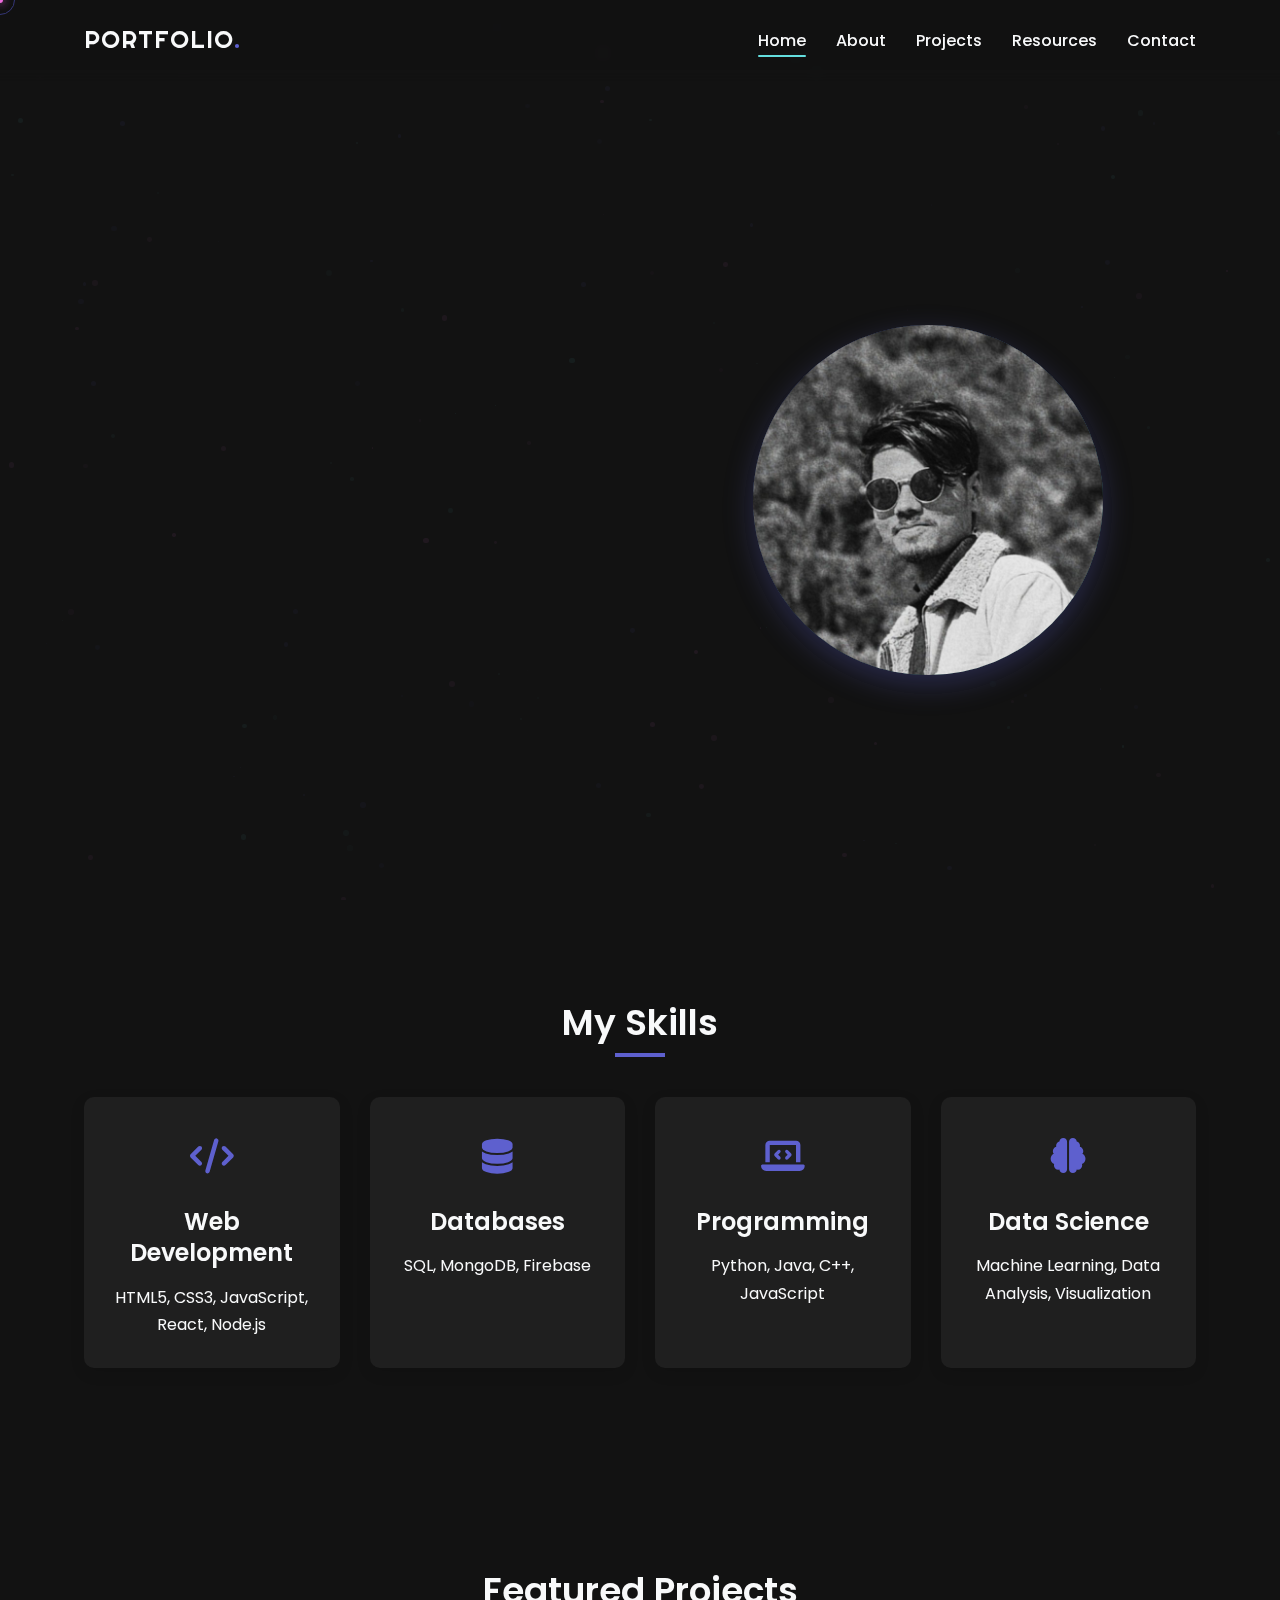
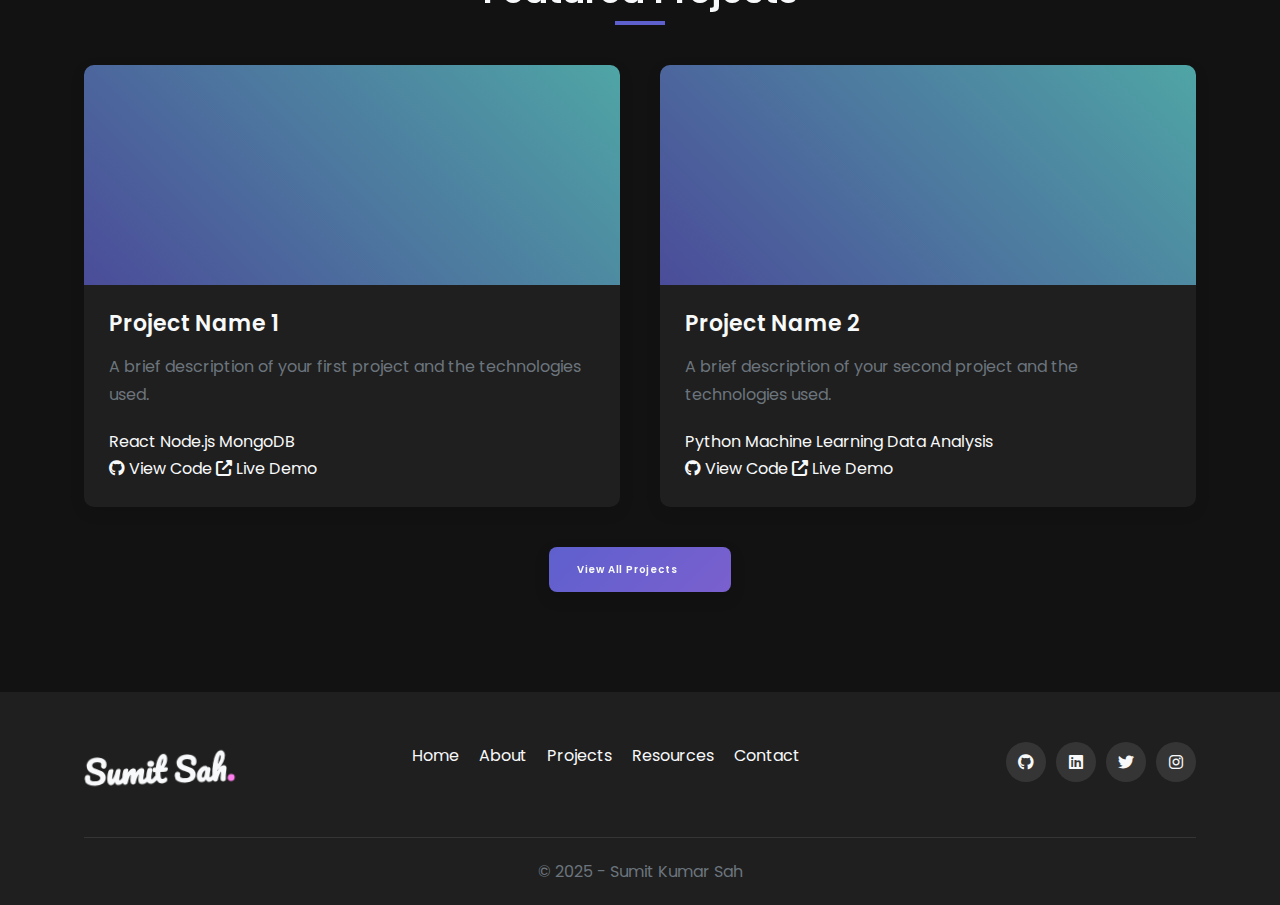
<file: index.html>
<!DOCTYPE html>
<html lang="en">
<head>
    <meta charset="UTF-8">
    <meta name="viewport" content="width=device-width, initial-scale=1.0">
    <title>Portfolio | Home</title>
    <link rel="stylesheet" href="css/style.css">
    <link rel="stylesheet" href="https://cdnjs.cloudflare.com/ajax/libs/font-awesome/6.4.0/css/all.min.css">
    <link rel="preconnect" href="https://fonts.googleapis.com">
    <link rel="preconnect" href="https://fonts.gstatic.com" crossorigin>
    <link href="https://fonts.googleapis.com/css2?family=Poppins:wght@300;400;500;600;700&family=Roboto+Mono:wght@400;500&display=swap" rel="stylesheet">
</head>
<body>
    <div class="noise-overlay"></div>
    
    <header>
        <div class="container">
            <div class="logo">
                <a href="index.html" class="signature">Portfolio<span>.</span></a>
            </div>
            <nav>
                <ul class="nav-links">
                    <li><a href="index.html" class="active">Home</a></li>
                    <li><a href="about.html">About</a></li>
                    <li><a href="projects.html">Projects</a></li>
                    <li><a href="resources.html">Resources</a></li>
                    <li><a href="contact.html">Contact</a></li>
                </ul>
                <div class="hamburger">
                    <div class="bar"></div>
                    <div class="bar"></div>
                    <div class="bar"></div>
                </div>
            </nav>
        </div>
    </header>

    <main>
        <section class="hero">
            <div class="container">
                <div class="hero-content">
                    <h1 class="animate-text">Hello, I'm <span class="highlight">Sumit Sah</span></h1>
                    <h2 class="animate-text delay-1">A Tech Enthusiast.</h2>
                    <div class="typing-container animate-text delay-2">
                        <span id="typed-output" class="typed-text"></span>
                    </div>
                    <div class="to-be-typed">
                        <span data-type="Passionate about developing innovative solutions."></span>
                        <span data-type="Exploring new technologies and creative ideas."></span>
                        <span data-type="Building meaningful applications that make a difference."></span>
                        <span data-type="Always learning and growing as a developer."></span>
                    </div>
                    <div class="cta-buttons animate-text delay-3">
                        <a href="projects.html" class="btn primary-btn">View Projects</a>
                        <a href="contact.html" class="btn secondary-btn">Contact Me</a>
                    </div>
                </div>
                <div class="hero-image">
                    <div class="profile-container">
                        <img src="images/profile.jpg" alt="Profile Picture" class="hero-profile-img">
                    </div>
                </div>
            </div>
        </section>

        <section class="skills">
            <div class="container">
                <h2 class="section-title">My Skills</h2>
                <div class="skills-grid">
                    <div class="skill-card" data-aos="fade-up">
                        <div class="skill-icon">
                            <i class="fas fa-code"></i>
                        </div>
                        <h3>Web Development</h3>
                        <p>HTML5, CSS3, JavaScript, React, Node.js</p>
                    </div>
                    <div class="skill-card" data-aos="fade-up" data-aos-delay="100">
                        <div class="skill-icon">
                            <i class="fas fa-database"></i>
                        </div>
                        <h3>Databases</h3>
                        <p>SQL, MongoDB, Firebase</p>
                    </div>
                    <div class="skill-card" data-aos="fade-up" data-aos-delay="200">
                        <div class="skill-icon">
                            <i class="fas fa-laptop-code"></i>
                        </div>
                        <h3>Programming</h3>
                        <p>Python, Java, C++, JavaScript</p>
                    </div>
                    <div class="skill-card" data-aos="fade-up" data-aos-delay="300">
                        <div class="skill-icon">
                            <i class="fas fa-brain"></i>
                        </div>
                        <h3>Data Science</h3>
                        <p>Machine Learning, Data Analysis, Visualization</p>
                    </div>
                </div>
            </div>
        </section>

        <section class="featured-projects">
            <div class="container">
                <h2 class="section-title">Featured Projects</h2>
                <div class="projects-grid">
                    <div class="project-card">
                        <div class="project-image">
                            <div class="project-placeholder"></div>
                        </div>
                        <div class="project-info">
                            <h3>Project Name 1</h3>
                            <p>A brief description of your first project and the technologies used.</p>
                            <div class="project-tags">
                                <span>React</span>
                                <span>Node.js</span>
                                <span>MongoDB</span>
                            </div>
                            <div class="project-links">
                                <a href="#" class="project-link"><i class="fab fa-github"></i> View Code</a>
                                <a href="#" class="project-link"><i class="fas fa-external-link-alt"></i> Live Demo</a>
                            </div>
                        </div>
                    </div>
                    <div class="project-card">
                        <div class="project-image">
                            <div class="project-placeholder"></div>
                        </div>
                        <div class="project-info">
                            <h3>Project Name 2</h3>
                            <p>A brief description of your second project and the technologies used.</p>
                            <div class="project-tags">
                                <span>Python</span>
                                <span>Machine Learning</span>
                                <span>Data Analysis</span>
                            </div>
                            <div class="project-links">
                                <a href="#" class="project-link"><i class="fab fa-github"></i> View Code</a>
                                <a href="#" class="project-link"><i class="fas fa-external-link-alt"></i> Live Demo</a>
                            </div>
                        </div>
                    </div>
                </div>
                <div class="cta-center">
                    <a href="projects.html" class="btn primary-btn">View All Projects</a>
                </div>
            </div>
        </section>
    </main>

    <footer>
        <div class="container">
            <div class="footer-content">
                <div class="footer-logo">
                    <a href="index.html" class="signature">Sumit Sah<span>.</span></a>
                    <p>Computer Science Student</p>
                </div>
                <div class="footer-links">
                    <ul>
                        <li><a href="index.html">Home</a></li>
                        <li><a href="about.html">About</a></li>
                        <li><a href="projects.html">Projects</a></li>
                        <li><a href="resources.html">Resources</a></li>
                        <li><a href="contact.html">Contact</a></li>
                    </ul>
                </div>
                <div class="social-links">
                    <a href="https://github.com/sumit6511" aria-label="GitHub"><i class="fab fa-github"></i></a>
                    <a href="https://www.linkedin.com/in/sumit-sah-9930bb300" aria-label="LinkedIn"><i class="fab fa-linkedin"></i></a>
                    <a href="https://x.com/sumit_6511" aria-label="Twitter"><i class="fab fa-twitter"></i></a>
                    <a href="https://www.instagram.com/_xumi_x" aria-label="Instagram"><i class="fab fa-instagram"></i></a>
                </div>
            </div>
            <div class="footer-bottom">
                <p>&copy; 2025 - Sumit Kumar Sah</p>
            </div>
        </div>
    </footer>

    <script src="js/script.js"></script>
</body>
</html>
</file>
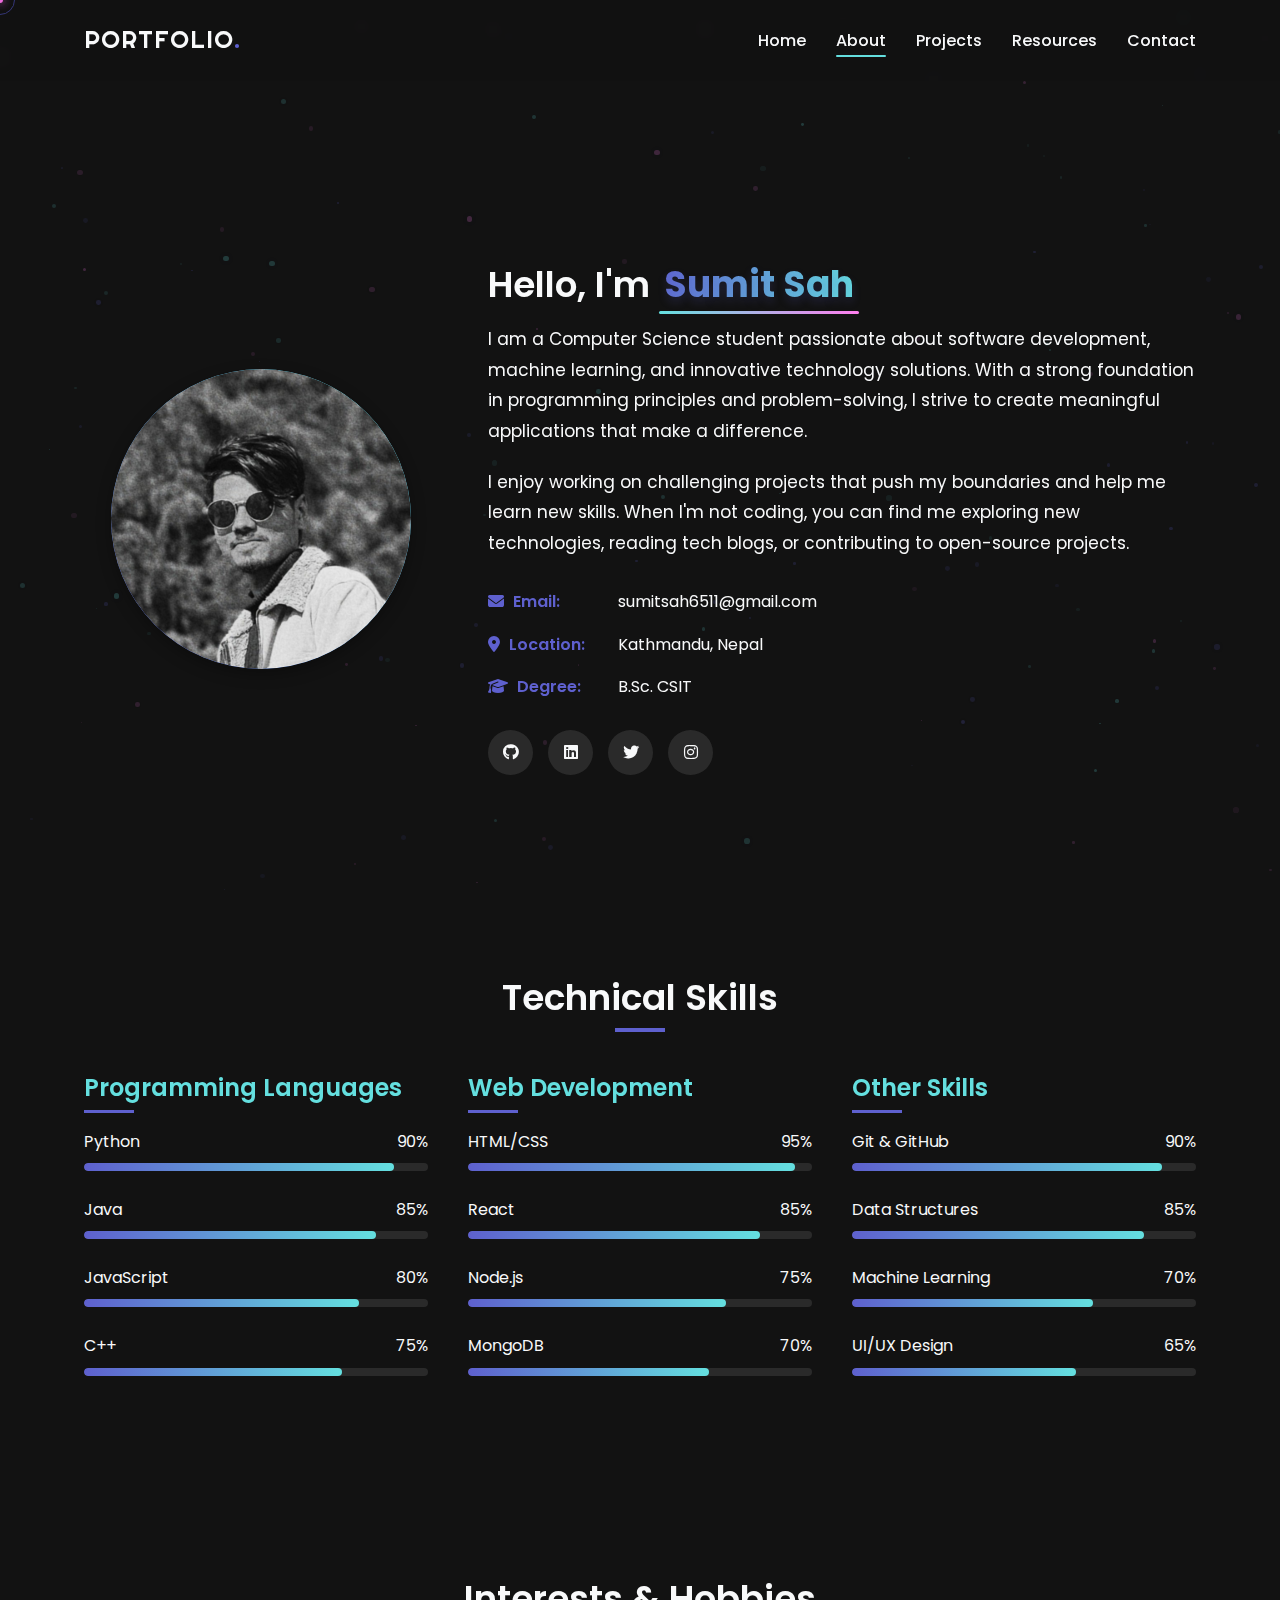
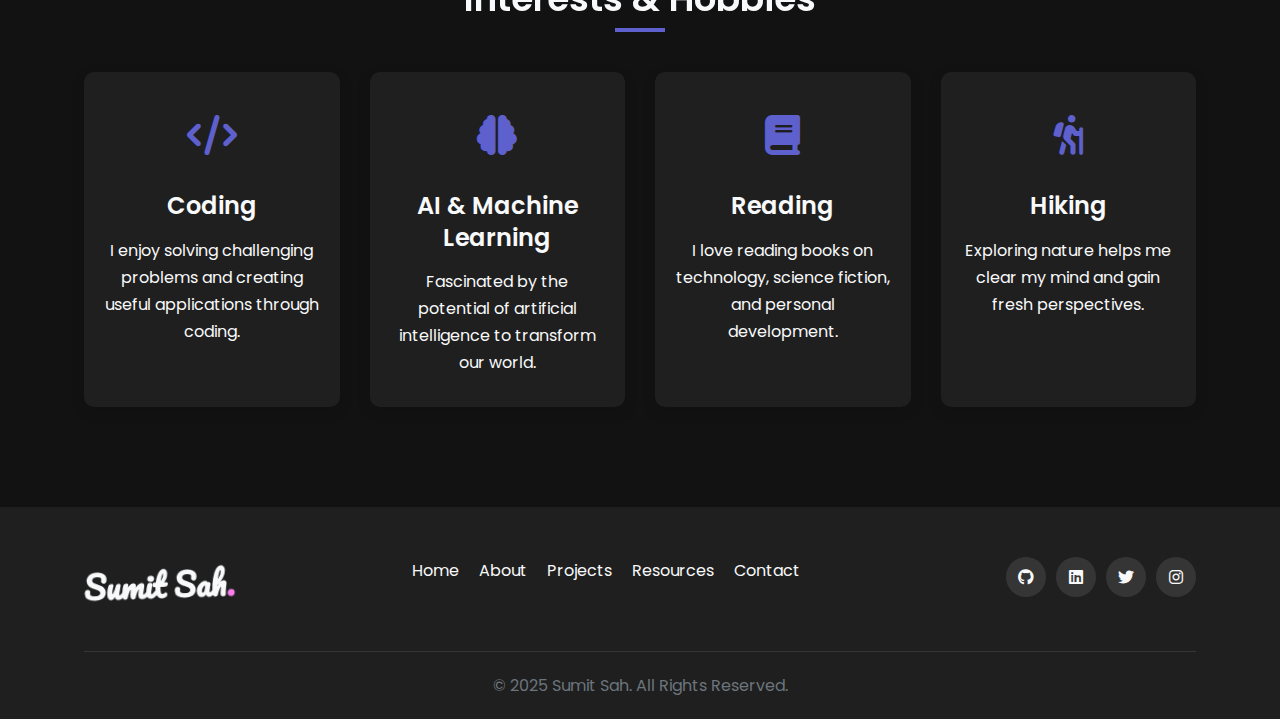
<file: about.html>
<!DOCTYPE html>
<html lang="en">
<head>
    <meta charset="UTF-8">
    <meta name="viewport" content="width=device-width, initial-scale=1.0">
    <title>Portfolio | About</title>
    <link rel="stylesheet" href="css/style.css">
    <link rel="stylesheet" href="https://cdnjs.cloudflare.com/ajax/libs/font-awesome/6.4.0/css/all.min.css">
    <link rel="preconnect" href="https://fonts.googleapis.com">
    <link rel="preconnect" href="https://fonts.gstatic.com" crossorigin>
    <link href="https://fonts.googleapis.com/css2?family=Poppins:wght@300;400;500;600;700&family=Roboto+Mono:wght@400;500&display=swap" rel="stylesheet">
</head>
<body>
    <div class="noise-overlay"></div>
    
    <header>
        <div class="container">
            <div class="logo">
                <a href="index.html" class="signature">Portfolio<span>.</span></a>
            </div>
            <nav>
                <ul class="nav-links">
                    <li><a href="index.html">Home</a></li>
                    <li><a href="about.html" class="active">About</a></li>
                    <li><a href="projects.html">Projects</a></li>
                    <li><a href="resources.html">Resources</a></li>
                    <li><a href="contact.html">Contact</a></li>
                </ul>
                <div class="hamburger">
                    <div class="bar"></div>
                    <div class="bar"></div>
                    <div class="bar"></div>
                </div>
            </nav>
        </div>
    </header>

    <main>
        <section class="about-hero">
            <div class="container">
                <h1 class="section-title animate-text">About Me</h1>
                <div class="about-content">
                    <div class="about-image" data-aos="fade-right">
                        <div class="img-placeholder">
                            <img src="images/profile.jpg" alt="Profile Picture" class="profile-img">
                        </div>
                    </div>
                    <div class="about-text" data-aos="fade-left">
                        <h2>Hello, I'm <span class="highlight">Sumit Sah</span></h2>
                        <p>I am a Computer Science student passionate about software development, machine learning, and innovative technology solutions. With a strong foundation in programming principles and problem-solving, I strive to create meaningful applications that make a difference.</p>
                        <p>I enjoy working on challenging projects that push my boundaries and help me learn new skills. When I'm not coding, you can find me exploring new technologies, reading tech blogs, or contributing to open-source projects.</p>
                        <div class="personal-info">
                            <div class="info-item">
                                <span class="info-label"><i class="fas fa-envelope"></i> Email:</span>
                                <span class="info-value">sumitsah6511@gmail.com</span>
                            </div>
                            <div class="info-item">
                                <span class="info-label"><i class="fas fa-map-marker-alt"></i> Location:</span>
                                <span class="info-value">Kathmandu, Nepal</span>
                            </div>
                            <div class="info-item">
                                <span class="info-label"><i class="fas fa-graduation-cap"></i> Degree:</span>
                                <span class="info-value">B.Sc. CSIT</span>
                            </div>
                        </div>
                        <div class="social-links-about">
                            <a href="https://github.com/sumit6511" aria-label="GitHub"><i class="fab fa-github"></i></a>
                            <a href="https://www.linkedin.com/in/sumit-sah-9930bb300" aria-label="LinkedIn"><i class="fab fa-linkedin"></i></a>
                            <a href="https://x.com/sumit_6511" aria-label="Twitter"><i class="fab fa-twitter"></i></a>
                            <a href="https://www.instagram.com/_xumi_x" aria-label="Instagram"><i class="fab fa-instagram"></i></a>
                        </div>
                    </div>
                </div>
            </div>
        </section>

        <!-- <section class="education">
            <div class="container">
                <h2 class="section-title">Education & Experience</h2>
                <div class="timeline">
                    <div class="timeline-item" data-aos="fade-up">
                        <div class="timeline-dot"></div>
                        <div class="timeline-content">
                            <div class="timeline-date">2022 - Present</div>
                            <h3>B.S. in Computer Science</h3>
                            <p>University Name</p>
                            <p>Studying core computer science concepts including algorithms, data structures, software engineering, artificial intelligence, and database systems.</p>
                            <div class="timeline-courses">
                                <span>Data Structures</span>
                                <span>Algorithms</span>
                                <span>Web Development</span>
                                <span>AI Fundamentals</span>
                            </div>
                        </div>
                    </div>
                    <div class="timeline-item" data-aos="fade-up" data-aos-delay="100">
                        <div class="timeline-dot"></div>
                        <div class="timeline-content">
                            <div class="timeline-date">Summer 2023</div>
                            <h3>Software Development Intern</h3>
                            <p>Company Name</p>
                            <p>Collaborated with a team to develop and maintain web applications. Worked on front-end development using modern frameworks and implemented responsive designs.</p>
                            <div class="timeline-skills">
                                <span>React</span>
                                <span>Node.js</span>
                                <span>API Integration</span>
                            </div>
                        </div>
                    </div>
                    <div class="timeline-item" data-aos="fade-up" data-aos-delay="200">
                        <div class="timeline-dot"></div>
                        <div class="timeline-content">
                            <div class="timeline-date">2021</div>
                            <h3>Web Development Bootcamp</h3>
                            <p>Online Learning Platform</p>
                            <p>Completed an intensive web development bootcamp focusing on full-stack development. Created multiple projects from scratch and collaborated with other students.</p>
                            <div class="timeline-skills">
                                <span>HTML/CSS</span>
                                <span>JavaScript</span>
                                <span>Full-Stack</span>
                            </div>
                        </div>
                    </div>
                </div>
            </div>
        </section> -->

        <section class="skills-detailed">
            <div class="container">
                <h2 class="section-title">Technical Skills</h2>
                <div class="skills-container">
                    <div class="skill-category" data-aos="fade-up">
                        <h3 class="category-title">Programming Languages</h3>
                        <div class="skill-bars">
                            <div class="skill-bar">
                                <div class="skill-info">
                                    <span>Python</span>
                                    <span>90%</span>
                                </div>
                                <div class="skill-progress">
                                    <div class="skill-progress-bar" style="width: 90%"></div>
                                </div>
                            </div>
                            <div class="skill-bar">
                                <div class="skill-info">
                                    <span>Java</span>
                                    <span>85%</span>
                                </div>
                                <div class="skill-progress">
                                    <div class="skill-progress-bar" style="width: 85%"></div>
                                </div>
                            </div>
                            <div class="skill-bar">
                                <div class="skill-info">
                                    <span>JavaScript</span>
                                    <span>80%</span>
                                </div>
                                <div class="skill-progress">
                                    <div class="skill-progress-bar" style="width: 80%"></div>
                                </div>
                            </div>
                            <div class="skill-bar">
                                <div class="skill-info">
                                    <span>C++</span>
                                    <span>75%</span>
                                </div>
                                <div class="skill-progress">
                                    <div class="skill-progress-bar" style="width: 75%"></div>
                                </div>
                            </div>
                        </div>
                    </div>
                    <div class="skill-category" data-aos="fade-up" data-aos-delay="100">
                        <h3 class="category-title">Web Development</h3>
                        <div class="skill-bars">
                            <div class="skill-bar">
                                <div class="skill-info">
                                    <span>HTML/CSS</span>
                                    <span>95%</span>
                                </div>
                                <div class="skill-progress">
                                    <div class="skill-progress-bar" style="width: 95%"></div>
                                </div>
                            </div>
                            <div class="skill-bar">
                                <div class="skill-info">
                                    <span>React</span>
                                    <span>85%</span>
                                </div>
                                <div class="skill-progress">
                                    <div class="skill-progress-bar" style="width: 85%"></div>
                                </div>
                            </div>
                            <div class="skill-bar">
                                <div class="skill-info">
                                    <span>Node.js</span>
                                    <span>75%</span>
                                </div>
                                <div class="skill-progress">
                                    <div class="skill-progress-bar" style="width: 75%"></div>
                                </div>
                            </div>
                            <div class="skill-bar">
                                <div class="skill-info">
                                    <span>MongoDB</span>
                                    <span>70%</span>
                                </div>
                                <div class="skill-progress">
                                    <div class="skill-progress-bar" style="width: 70%"></div>
                                </div>
                            </div>
                        </div>
                    </div>
                    <div class="skill-category" data-aos="fade-up" data-aos-delay="200">
                        <h3 class="category-title">Other Skills</h3>
                        <div class="skill-bars">
                            <div class="skill-bar">
                                <div class="skill-info">
                                    <span>Git & GitHub</span>
                                    <span>90%</span>
                                </div>
                                <div class="skill-progress">
                                    <div class="skill-progress-bar" style="width: 90%"></div>
                                </div>
                            </div>
                            <div class="skill-bar">
                                <div class="skill-info">
                                    <span>Data Structures</span>
                                    <span>85%</span>
                                </div>
                                <div class="skill-progress">
                                    <div class="skill-progress-bar" style="width: 85%"></div>
                                </div>
                            </div>
                            <div class="skill-bar">
                                <div class="skill-info">
                                    <span>Machine Learning</span>
                                    <span>70%</span>
                                </div>
                                <div class="skill-progress">
                                    <div class="skill-progress-bar" style="width: 70%"></div>
                                </div>
                            </div>
                            <div class="skill-bar">
                                <div class="skill-info">
                                    <span>UI/UX Design</span>
                                    <span>65%</span>
                                </div>
                                <div class="skill-progress">
                                    <div class="skill-progress-bar" style="width: 65%"></div>
                                </div>
                            </div>
                        </div>
                    </div>
                </div>
            </div>
        </section>

        <section class="interests">
            <div class="container">
                <h2 class="section-title">Interests & Hobbies</h2>
                <div class="interests-grid">
                    <div class="interest-card" data-aos="zoom-in">
                        <div class="interest-icon">
                            <i class="fas fa-code"></i>
                        </div>
                        <h3>Coding</h3>
                        <p>I enjoy solving challenging problems and creating useful applications through coding.</p>
                    </div>
                    <div class="interest-card" data-aos="zoom-in" data-aos-delay="100">
                        <div class="interest-icon">
                            <i class="fas fa-brain"></i>
                        </div>
                        <h3>AI & Machine Learning</h3>
                        <p>Fascinated by the potential of artificial intelligence to transform our world.</p>
                    </div>
                    <div class="interest-card" data-aos="zoom-in" data-aos-delay="200">
                        <div class="interest-icon">
                            <i class="fas fa-book"></i>
                        </div>
                        <h3>Reading</h3>
                        <p>I love reading books on technology, science fiction, and personal development.</p>
                    </div>
                    <div class="interest-card" data-aos="zoom-in" data-aos-delay="300">
                        <div class="interest-icon">
                            <i class="fas fa-hiking"></i>
                        </div>
                        <h3>Hiking</h3>
                        <p>Exploring nature helps me clear my mind and gain fresh perspectives.</p>
                    </div>
                </div>
            </div>
        </section>
    </main>

    <footer>
        <div class="container">
            <div class="footer-content">
                <div class="footer-logo">
                    <a href="index.html" class="signature">Sumit Sah<span>.</span></a>
                    <p>Computer Science Student</p>
                </div>
                <div class="footer-links">
                    <ul>
                        <li><a href="index.html">Home</a></li>
                        <li><a href="about.html">About</a></li>
                        <li><a href="projects.html">Projects</a></li>
                        <li><a href="resources.html">Resources</a></li>
                        <li><a href="contact.html">Contact</a></li>
                    </ul>
                </div>
                <div class="social-links">
                    <a href="https://github.com/sumit6511" aria-label="GitHub"><i class="fab fa-github"></i></a>
                    <a href="https://www.linkedin.com/in/sumit-sah-9930bb300" aria-label="LinkedIn"><i class="fab fa-linkedin"></i></a>
                    <a href="https://x.com/sumit_6511" aria-label="Twitter"><i class="fab fa-twitter"></i></a>
                    <a href="https://www.instagram.com/_xumi_x" aria-label="Instagram"><i class="fab fa-instagram"></i></a>
                </div>
            </div>
            <div class="footer-bottom">
                <p>&copy; 2025 Sumit Sah. All Rights Reserved.</p>
            </div>
        </div>
    </footer>

    <script src="js/script.js"></script>
</body>
</html>
</file>
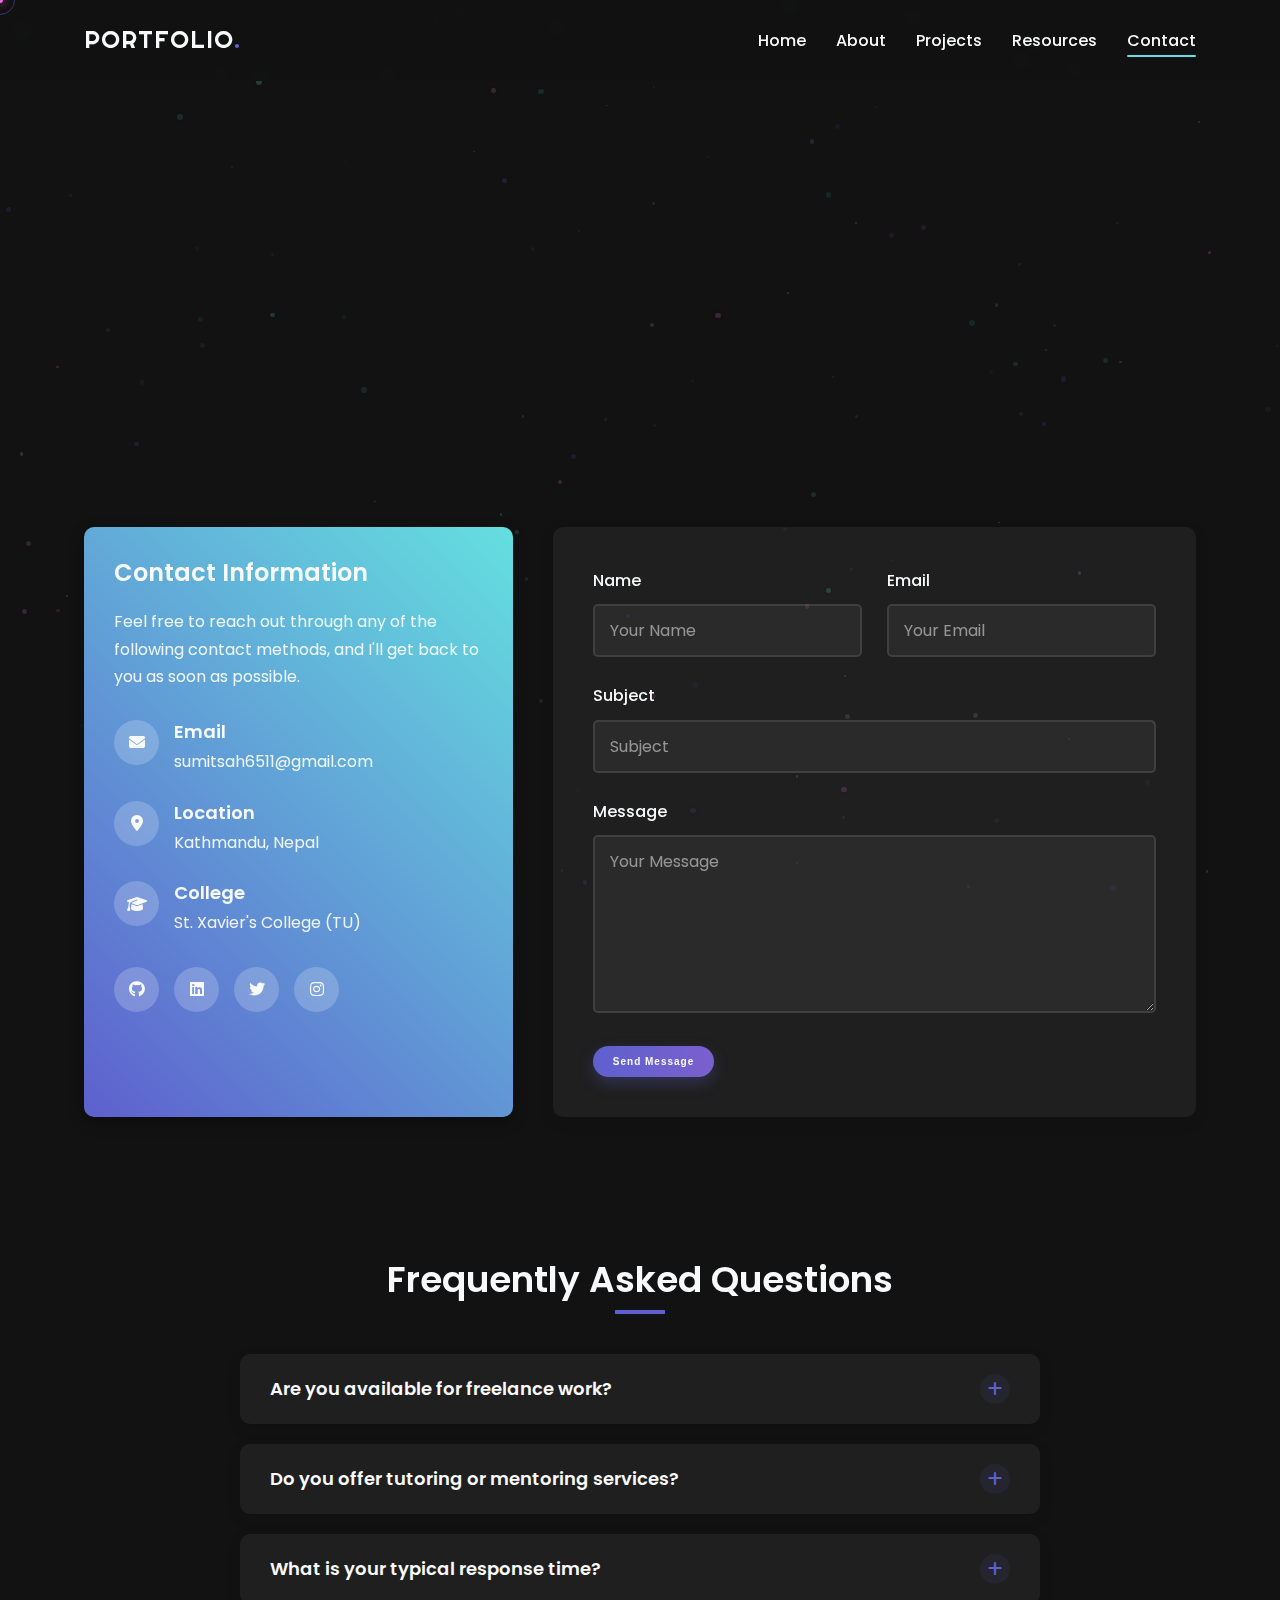
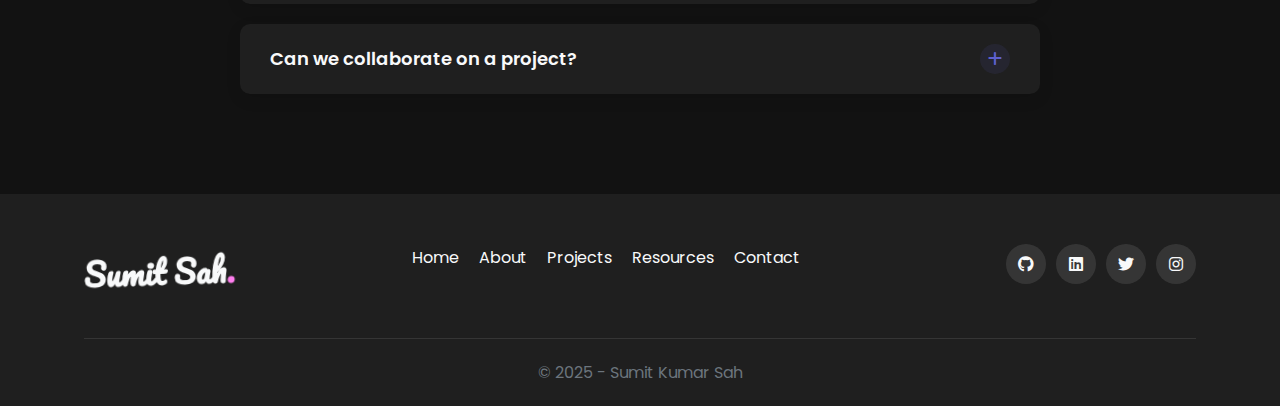
<file: contact.html>
<!DOCTYPE html>
<html lang="en">
<head>
    <meta charset="UTF-8">
    <meta name="viewport" content="width=device-width, initial-scale=1.0">
    <title>Portfolio | Contact</title>
    <link rel="stylesheet" href="css/style.css">
    <link rel="stylesheet" href="https://cdnjs.cloudflare.com/ajax/libs/font-awesome/6.4.0/css/all.min.css">
    <link rel="preconnect" href="https://fonts.googleapis.com">
    <link rel="preconnect" href="https://fonts.gstatic.com" crossorigin>
    <link href="https://fonts.googleapis.com/css2?family=Poppins:wght@300;400;500;600;700&family=Roboto+Mono:wght@400;500&display=swap" rel="stylesheet">
</head>
<body>
    <div class="noise-overlay"></div>
    
    <header>
        <div class="container">
            <div class="logo">
                <a href="index.html" class="signature">Portfolio<span>.</span></a>
            </div>
            <nav>
                <ul class="nav-links">
                    <li><a href="index.html">Home</a></li>
                    <li><a href="about.html">About</a></li>
                    <li><a href="projects.html">Projects</a></li>
                    <li><a href="resources.html">Resources</a></li>
                    <li><a href="contact.html" class="active">Contact</a></li>
                </ul>
                <div class="hamburger">
                    <div class="bar"></div>
                    <div class="bar"></div>
                    <div class="bar"></div>
                </div>
            </nav>
        </div>
    </header>

    <main>
        <section class="contact-hero">
            <div class="container">
                <h1 class="section-title animate-text">Get In Touch</h1>
                <p class="section-description animate-text delay-1">Have a question, project idea, or just want to say hello? Feel free to reach out using the form below or through any of my social platforms.</p>
            </div>
        </section>

        <section class="contact-section">
            <div class="container">
                <div class="contact-container">
                    <div class="contact-info">
                        <div class="contact-card">
                            <div class="contact-card-content">
                                <h3>Contact Information</h3>
                                <p>Feel free to reach out through any of the following contact methods, and I'll get back to you as soon as possible.</p>
                                
                                <div class="contact-details">
                                    <div class="contact-detail-item">
                                        <div class="contact-icon">
                                            <i class="fas fa-envelope"></i>
                                        </div>
                                        <div class="contact-text">
                                            <h4>Email</h4>
                                            <p>sumitsah6511@gmail.com</p>
                                        </div>
                                    </div>
                                    
                                    <div class="contact-detail-item">
                                        <div class="contact-icon">
                                            <i class="fas fa-map-marker-alt"></i>
                                        </div>
                                        <div class="contact-text">
                                            <h4>Location</h4>
                                            <p>Kathmandu, Nepal</p>
                                        </div>
                                    </div>
                                    
                                    <div class="contact-detail-item">
                                        <div class="contact-icon">
                                            <i class="fas fa-graduation-cap"></i>
                                        </div>
                                        <div class="contact-text">
                                            <h4>College</h4>
                                            <p>St. Xavier's College (TU)</p>
                                        </div>
                                    </div>
                                </div>
                                
                                <div class="social-links-contact">
                                    <a href="https://github.com/sumit6511" aria-label="GitHub" title="GitHub"><i class="fab fa-github"></i></a>
                                    <a href="https://www.linkedin.com/in/sumit-sah-9930bb300" aria-label="LinkedIn" title="LinkedIn"><i class="fab fa-linkedin"></i></a>
                                    <a href="https://x.com/sumit_6511" aria-label="Twitter" title="Twitter"><i class="fab fa-twitter"></i></a>
                                    <a href="https://www.instagram.com/_xumi_x" aria-label="Instagram" title="Instagram"><i class="fab fa-instagram"></i></a>
                                </div>
                            </div>
                        </div>
                    </div>
                    
                    <div class="contact-form-container">
                        <form class="contact-form">
                            <div class="form-group">
                                <label for="name">Name</label>
                                <input type="text" id="name" name="name" placeholder="Your Name" required>
                            </div>
                            
                            <div class="form-group">
                                <label for="email">Email</label>
                                <input type="email" id="email" name="email" placeholder="Your Email" required>
                            </div>
                            
                            <div class="form-group">
                                <label for="subject">Subject</label>
                                <input type="text" id="subject" name="subject" placeholder="Subject" required>
                            </div>
                            
                            <div class="form-group">
                                <label for="message">Message</label>
                                <textarea id="message" name="message" placeholder="Your Message" rows="6" required></textarea>
                            </div>
                            
                            <div class="form-group">
                                <button type="submit" class="btn primary-btn">Send Message</button>
                            </div>
                        </form>
                    </div>
                </div>
            </div>
        </section>

        <section class="faq-section">
            <div class="container">
                <h2 class="section-title">Frequently Asked Questions</h2>
                
                <div class="faq-container">
                    <div class="faq-item" data-aos="fade-up">
                        <div class="faq-question">
                            <h3>Are you available for freelance work?</h3>
                            <div class="faq-icon">
                                <i class="fas fa-plus"></i>
                            </div>
                        </div>
                        <div class="faq-answer">
                            <p>Yes, I am available for freelance projects, particularly in web development, programming, and data analysis. Feel free to contact me with your project details, and we can discuss how I can help.</p>
                        </div>
                    </div>
                    
                    <div class="faq-item" data-aos="fade-up" data-aos-delay="100">
                        <div class="faq-question">
                            <h3>Do you offer tutoring or mentoring services?</h3>
                            <div class="faq-icon">
                                <i class="fas fa-plus"></i>
                            </div>
                        </div>
                        <div class="faq-answer">
                            <p>Yes, I provide tutoring and mentoring in various computer science subjects, including programming languages, data structures, algorithms, and web development. Please reach out to discuss your learning goals and how I can assist.</p>
                        </div>
                    </div>
                    
                    <div class="faq-item" data-aos="fade-up" data-aos-delay="200">
                        <div class="faq-question">
                            <h3>What is your typical response time?</h3>
                            <div class="faq-icon">
                                <i class="fas fa-plus"></i>
                            </div>
                        </div>
                        <div class="faq-answer">
                            <p>I usually respond to emails and messages within 24-48 hours. For urgent matters, please indicate so in your message, and I'll try to get back to you as soon as possible.</p>
                        </div>
                    </div>
                    
                    <div class="faq-item" data-aos="fade-up" data-aos-delay="300">
                        <div class="faq-question">
                            <h3>Can we collaborate on a project?</h3>
                            <div class="faq-icon">
                                <i class="fas fa-plus"></i>
                            </div>
                        </div>
                        <div class="faq-answer">
                            <p>I'm always open to collaboration opportunities, especially on projects related to web development, machine learning, or innovative tech solutions. Please share your project idea, and we can discuss potential collaboration.</p>
                        </div>
                    </div>
                </div>
            </div>
        </section>
    </main>

    <footer>
        <div class="container">
            <div class="footer-content">
                <div class="footer-logo">
                    <a href="index.html" class="signature">Sumit Sah<span>.</span></a>
                    <p>Computer Science Student</p>
                </div>
                <div class="footer-links">
                    <ul>
                        <li><a href="index.html">Home</a></li>
                        <li><a href="about.html">About</a></li>
                        <li><a href="projects.html">Projects</a></li>
                        <li><a href="resources.html">Resources</a></li>
                        <li><a href="contact.html">Contact</a></li>
                    </ul>
                </div>
                <div class="social-links">
                    <a href="https://github.com/sumit6511" aria-label="GitHub"><i class="fab fa-github"></i></a>
                    <a href="https://www.linkedin.com/in/sumit-sah-9930bb300" aria-label="LinkedIn"><i class="fab fa-linkedin"></i></a>
                    <a href="https://x.com/sumit_6511" aria-label="Twitter"><i class="fab fa-twitter"></i></a>
                    <a href="https://www.instagram.com/_xumi_x" aria-label="Instagram"><i class="fab fa-instagram"></i></a>
                </div>
            </div>
            <div class="footer-bottom">
                <p>&copy; 2025 - Sumit Kumar Sah</p>
            </div>
        </div>
    </footer>

    <script src="js/script.js"></script>
    <script>
        // FAQ Toggle
        document.addEventListener('DOMContentLoaded', () => {
            const faqItems = document.querySelectorAll('.faq-item');
            
            faqItems.forEach(item => {
                const question = item.querySelector('.faq-question');
                
                question.addEventListener('click', () => {
                    // Toggle active class on the clicked item
                    item.classList.toggle('active');
                    
                    // Update the icon
                    const icon = item.querySelector('.faq-icon i');
                    if (item.classList.contains('active')) {
                        icon.classList.replace('fa-plus', 'fa-minus');
                    } else {
                        icon.classList.replace('fa-minus', 'fa-plus');
                    }
                });
            });
            
            // Form submission
            const contactForm = document.querySelector('.contact-form');
            if (contactForm) {
                contactForm.addEventListener('submit', (e) => {
                    e.preventDefault();
                    
                    // In a real application, you would handle the form submission here
                    // For demo purposes, we'll just show a success message
                    const formData = new FormData(contactForm);
                    const formValues = {};
                    
                    for (let [key, value] of formData.entries()) {
                        formValues[key] = value;
                    }
                    
                    console.log('Form data:', formValues);
                    
                    // Show success message
                    contactForm.innerHTML = `
                        <div class="success-message">
                            <i class="fas fa-check-circle"></i>
                            <h3>Message Sent Successfully!</h3>
                            <p>Thank you for reaching out, ${formValues.name}. I'll get back to you as soon as possible.</p>
                        </div>
                    `;
                });
            }
        });
    </script>
</body>
</html>
</file>
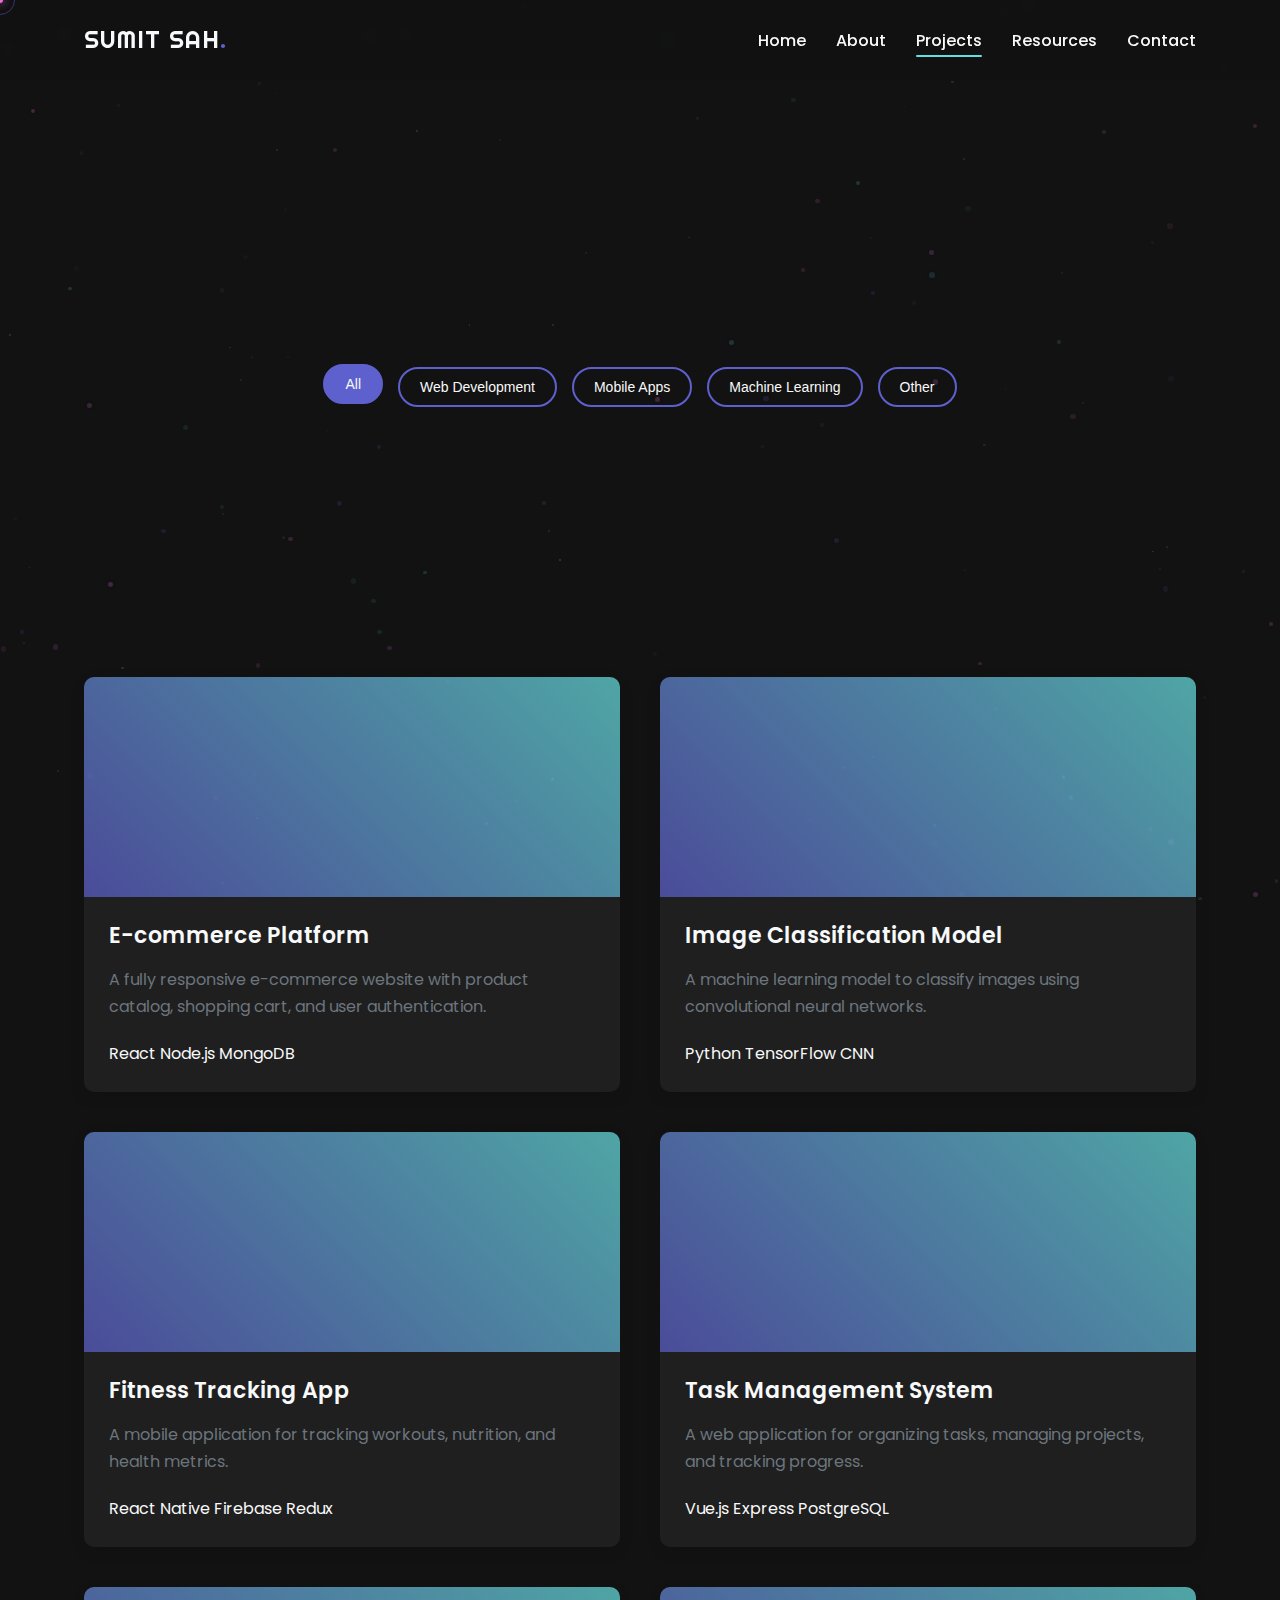
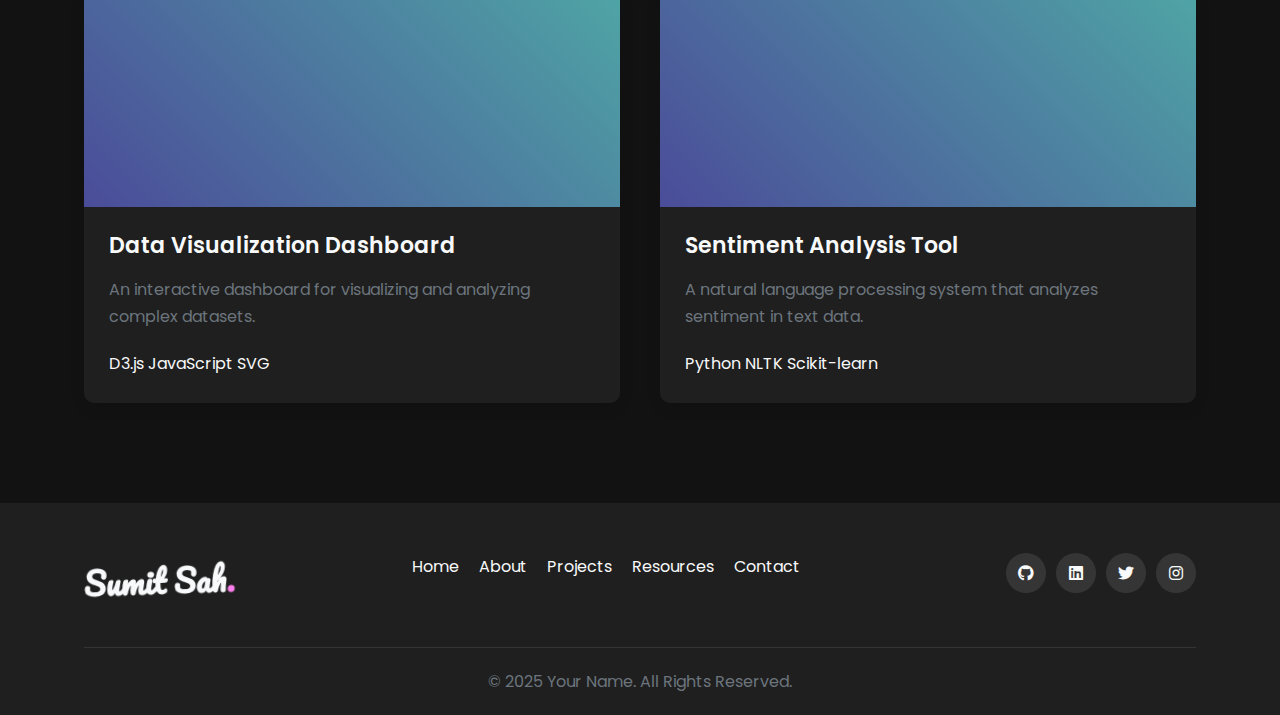
<file: projects.html>
<!DOCTYPE html>
<html lang="en">
<head>
    <meta charset="UTF-8">
    <meta name="viewport" content="width=device-width, initial-scale=1.0">
    <title>Portfolio | Projects</title>
    <link rel="stylesheet" href="css/style.css">
    <link rel="stylesheet" href="https://cdnjs.cloudflare.com/ajax/libs/font-awesome/6.4.0/css/all.min.css">
    <link rel="preconnect" href="https://fonts.googleapis.com">
    <link rel="preconnect" href="https://fonts.gstatic.com" crossorigin>
    <link href="https://fonts.googleapis.com/css2?family=Poppins:wght@300;400;500;600;700&family=Roboto+Mono:wght@400;500&display=swap" rel="stylesheet">
</head>
<body>
    <div class="noise-overlay"></div>
    
    <header>
        <div class="container">
            <div class="logo">
                <a href="index.html" class="signature">Sumit Sah<span>.</span></a>
            </div>
            <nav>
                <ul class="nav-links">
                    <li><a href="index.html">Home</a></li>
                    <li><a href="about.html">About</a></li>
                    <li><a href="projects.html" class="active">Projects</a></li>
                    <li><a href="resources.html">Resources</a></li>
                    <li><a href="contact.html">Contact</a></li>
                </ul>
                <div class="hamburger">
                    <div class="bar"></div>
                    <div class="bar"></div>
                    <div class="bar"></div>
                </div>
            </nav>
        </div>
    </header>

    <main>
        <section class="projects-hero">
            <div class="container">
                <h1 class="section-title animate-text">My Projects</h1>
                <p class="section-description animate-text delay-1">Explore a collection of my academic and personal projects that demonstrate my skills and passion for computer science.</p>
                
                <div class="project-filters">
                    <button class="filter-btn active" data-filter="all">All</button>
                    <button class="filter-btn" data-filter="web">Web Development</button>
                    <button class="filter-btn" data-filter="mobile">Mobile Apps</button>
                    <button class="filter-btn" data-filter="ml">Machine Learning</button>
                    <button class="filter-btn" data-filter="other">Other</button>
                </div>
            </div>
        </section>

        <section class="projects-gallery">
            <div class="container">
                <div class="projects-grid">
                    <!-- Project 1 -->
                    <div class="project-item" data-category="web">
                        <div class="project-card">
                            <div class="project-image">
                                <div class="project-placeholder"></div>
                                <div class="project-overlay">
                                    <a href="#project1" class="view-project">View Details</a>
                                </div>
                            </div>
                            <div class="project-info">
                                <h3>E-commerce Platform</h3>
                                <p>A fully responsive e-commerce website with product catalog, shopping cart, and user authentication.</p>
                                <div class="project-tags">
                                    <span>React</span>
                                    <span>Node.js</span>
                                    <span>MongoDB</span>
                                </div>
                            </div>
                        </div>
                    </div>
                    
                    <!-- Project 2 -->
                    <div class="project-item" data-category="ml">
                        <div class="project-card">
                            <div class="project-image">
                                <div class="project-placeholder"></div>
                                <div class="project-overlay">
                                    <a href="#project2" class="view-project">View Details</a>
                                </div>
                            </div>
                            <div class="project-info">
                                <h3>Image Classification Model</h3>
                                <p>A machine learning model to classify images using convolutional neural networks.</p>
                                <div class="project-tags">
                                    <span>Python</span>
                                    <span>TensorFlow</span>
                                    <span>CNN</span>
                                </div>
                            </div>
                        </div>
                    </div>
                    
                    <!-- Project 3 -->
                    <div class="project-item" data-category="mobile">
                        <div class="project-card">
                            <div class="project-image">
                                <div class="project-placeholder"></div>
                                <div class="project-overlay">
                                    <a href="#project3" class="view-project">View Details</a>
                                </div>
                            </div>
                            <div class="project-info">
                                <h3>Fitness Tracking App</h3>
                                <p>A mobile application for tracking workouts, nutrition, and health metrics.</p>
                                <div class="project-tags">
                                    <span>React Native</span>
                                    <span>Firebase</span>
                                    <span>Redux</span>
                                </div>
                            </div>
                        </div>
                    </div>
                    
                    <!-- Project 4 -->
                    <div class="project-item" data-category="web">
                        <div class="project-card">
                            <div class="project-image">
                                <div class="project-placeholder"></div>
                                <div class="project-overlay">
                                    <a href="#project4" class="view-project">View Details</a>
                                </div>
                            </div>
                            <div class="project-info">
                                <h3>Task Management System</h3>
                                <p>A web application for organizing tasks, managing projects, and tracking progress.</p>
                                <div class="project-tags">
                                    <span>Vue.js</span>
                                    <span>Express</span>
                                    <span>PostgreSQL</span>
                                </div>
                            </div>
                        </div>
                    </div>
                    
                    <!-- Project 5 -->
                    <div class="project-item" data-category="other">
                        <div class="project-card">
                            <div class="project-image">
                                <div class="project-placeholder"></div>
                                <div class="project-overlay">
                                    <a href="#project5" class="view-project">View Details</a>
                                </div>
                            </div>
                            <div class="project-info">
                                <h3>Data Visualization Dashboard</h3>
                                <p>An interactive dashboard for visualizing and analyzing complex datasets.</p>
                                <div class="project-tags">
                                    <span>D3.js</span>
                                    <span>JavaScript</span>
                                    <span>SVG</span>
                                </div>
                            </div>
                        </div>
                    </div>
                    
                    <!-- Project 6 -->
                    <div class="project-item" data-category="ml">
                        <div class="project-card">
                            <div class="project-image">
                                <div class="project-placeholder"></div>
                                <div class="project-overlay">
                                    <a href="#project6" class="view-project">View Details</a>
                                </div>
                            </div>
                            <div class="project-info">
                                <h3>Sentiment Analysis Tool</h3>
                                <p>A natural language processing system that analyzes sentiment in text data.</p>
                                <div class="project-tags">
                                    <span>Python</span>
                                    <span>NLTK</span>
                                    <span>Scikit-learn</span>
                                </div>
                            </div>
                        </div>
                    </div>
                </div>
            </div>
        </section>

        <!-- Project Details Sections -->
        <section id="project1" class="project-details">
            <div class="container">
                <div class="project-details-container">
                    <div class="project-details-header">
                        <h2>E-commerce Platform</h2>
                        <div class="project-links">
                            <a href="#" class="project-link"><i class="fab fa-github"></i> View Code</a>
                            <a href="#" class="project-link"><i class="fas fa-external-link-alt"></i> Live Demo</a>
                        </div>
                    </div>
                    
                    <div class="project-details-content">
                        <div class="project-details-gallery">
                            <div class="project-main-image">
                                <div class="project-placeholder"></div>
                            </div>
                            <div class="project-gallery-thumbs">
                                <div class="gallery-thumb">
                                    <div class="project-placeholder"></div>
                                </div>
                                <div class="gallery-thumb">
                                    <div class="project-placeholder"></div>
                                </div>
                                <div class="gallery-thumb">
                                    <div class="project-placeholder"></div>
                                </div>
                            </div>
                        </div>
                        
                        <div class="project-details-info">
                            <div class="project-info-item">
                                <h3>Project Overview</h3>
                                <p>This e-commerce platform provides a complete online shopping experience with product catalog, user authentication, shopping cart, and checkout functionality. The platform is designed to be scalable, secure, and user-friendly.</p>
                            </div>
                            
                            <div class="project-info-item">
                                <h3>Technologies Used</h3>
                                <ul class="tech-list">
                                    <li><span>React</span> - For building the front-end user interface</li>
                                    <li><span>Node.js & Express</span> - For the back-end server</li>
                                    <li><span>MongoDB</span> - For database storage</li>
                                    <li><span>JWT</span> - For authentication</li>
                                    <li><span>Redux</span> - For state management</li>
                                    <li><span>Stripe API</span> - For payment processing</li>
                                </ul>
                            </div>
                            
                            <div class="project-info-item">
                                <h3>Key Features</h3>
                                <ul>
                                    <li>User authentication and profile management</li>
                                    <li>Product search and filtering</li>
                                    <li>Shopping cart and checkout process</li>
                                    <li>Payment gateway integration</li>
                                    <li>Order history and tracking</li>
                                    <li>Admin dashboard for product management</li>
                                </ul>
                            </div>
                            
                            <div class="project-info-item">
                                <h3>Challenges & Solutions</h3>
                                <p>One of the main challenges was implementing a secure and efficient shopping cart system that persists across sessions. I solved this by using a combination of Redux for state management and localStorage to maintain cart items when users return to the site.</p>
                                <p>Another challenge was optimizing database queries for faster product retrieval. I implemented indexing and pagination to improve performance for large product catalogs.</p>
                            </div>
                            
                            <div class="project-info-item">
                                <h3>What I Learned</h3>
                                <p>This project deepened my understanding of full-stack development, especially in handling complex state management, implementing secure authentication, and optimizing database queries. I also gained experience in integrating third-party APIs for payment processing.</p>
                            </div>
                        </div>
                    </div>
                    
                    <a href="#" class="back-to-projects">Back to Projects</a>
                </div>
            </div>
        </section>
        
        <!-- More project details sections would go here for project2, project3, etc. -->
    </main>

    <footer>
        <div class="container">
            <div class="footer-content">
                <div class="footer-logo">
                    <a href="index.html" class="signature">Sumit Sah<span>.</span></a>
                    <p>Computer Science Student</p>
                </div>
                <div class="footer-links">
                    <ul>
                        <li><a href="index.html">Home</a></li>
                        <li><a href="about.html">About</a></li>
                        <li><a href="projects.html">Projects</a></li>
                        <li><a href="resources.html">Resources</a></li>
                        <li><a href="contact.html">Contact</a></li>
                    </ul>
                </div>
                <div class="social-links">
                    <a href="https://github.com/sumit6511" aria-label="GitHub"><i class="fab fa-github"></i></a>
                    <a href="https://www.linkedin.com/in/sumit-sah-9930bb300" aria-label="LinkedIn"><i class="fab fa-linkedin"></i></a>
                    <a href="https://x.com/sumit_6511" aria-label="Twitter"><i class="fab fa-twitter"></i></a>
                    <a href="https://www.instagram.com/_xumi_x" aria-label="Instagram"><i class="fab fa-instagram"></i></a>
                </div>
            </div>
            <div class="footer-bottom">
                <p>&copy; 2025 Your Name. All Rights Reserved.</p>
            </div>
        </div>
    </footer>

    <script src="js/script.js"></script>
    <script>
        // Project filtering functionality
        document.addEventListener('DOMContentLoaded', () => {
            const filterBtns = document.querySelectorAll('.filter-btn');
            const projectItems = document.querySelectorAll('.project-item');
            
            // Add click event for each filter button
            filterBtns.forEach(btn => {
                btn.addEventListener('click', () => {
                    // Remove active class from all buttons
                    filterBtns.forEach(btn => btn.classList.remove('active'));
                    
                    // Add active class to clicked button
                    btn.classList.add('active');
                    
                    // Get the filter value
                    const filterValue = btn.getAttribute('data-filter');
                    
                    // Filter projects
                    projectItems.forEach(item => {
                        const category = item.getAttribute('data-category');
                        
                        if (filterValue === 'all' || filterValue === category) {
                            item.style.display = 'block';
                            
                            // Add animation for appearing items
                            setTimeout(() => {
                                item.style.opacity = '1';
                                item.style.transform = 'translateY(0)';
                            }, 100);
                        } else {
                            item.style.opacity = '0';
                            item.style.transform = 'translateY(20px)';
                            
                            // Hide after transition
                            setTimeout(() => {
                                item.style.display = 'none';
                            }, 300);
                        }
                    });
                });
            });
            
            // Back to projects button functionality
            const backBtns = document.querySelectorAll('.back-to-projects');
            backBtns.forEach(btn => {
                btn.addEventListener('click', (e) => {
                    e.preventDefault();
                    document.querySelectorAll('.project-details').forEach(section => {
                        section.style.display = 'none';
                    });
                    document.querySelector('.projects-gallery').scrollIntoView({ behavior: 'smooth' });
                });
            });
            
            // View project details functionality
            const viewProjectBtns = document.querySelectorAll('.view-project');
            viewProjectBtns.forEach(btn => {
                btn.addEventListener('click', (e) => {
                    e.preventDefault();
                    const targetId = btn.getAttribute('href');
                    
                    // Hide all project details sections
                    document.querySelectorAll('.project-details').forEach(section => {
                        section.style.display = 'none';
                    });
                    
                    // Show the targeted section
                    const targetSection = document.querySelector(targetId);
                    if (targetSection) {
                        targetSection.style.display = 'block';
                        targetSection.scrollIntoView({ behavior: 'smooth' });
                    }
                });
            });
        });
    </script>
</body>
</html>
</file>
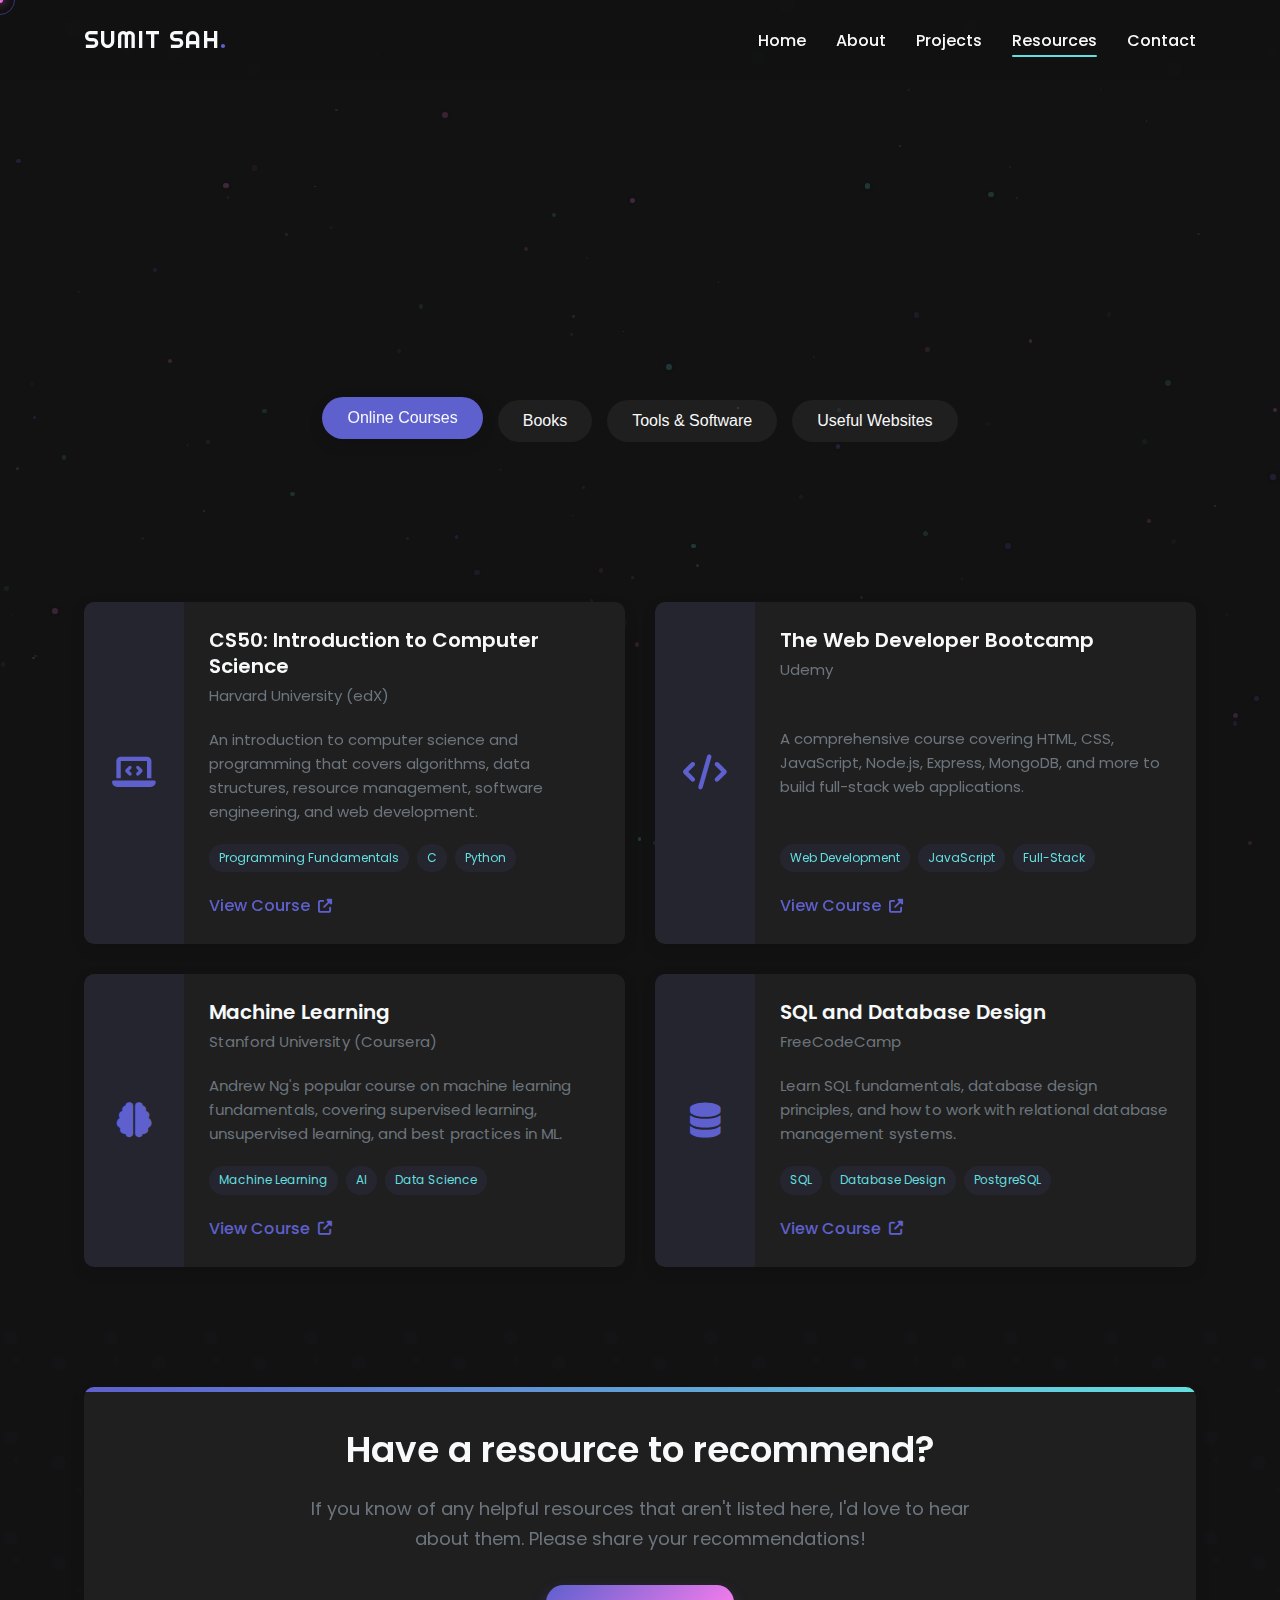
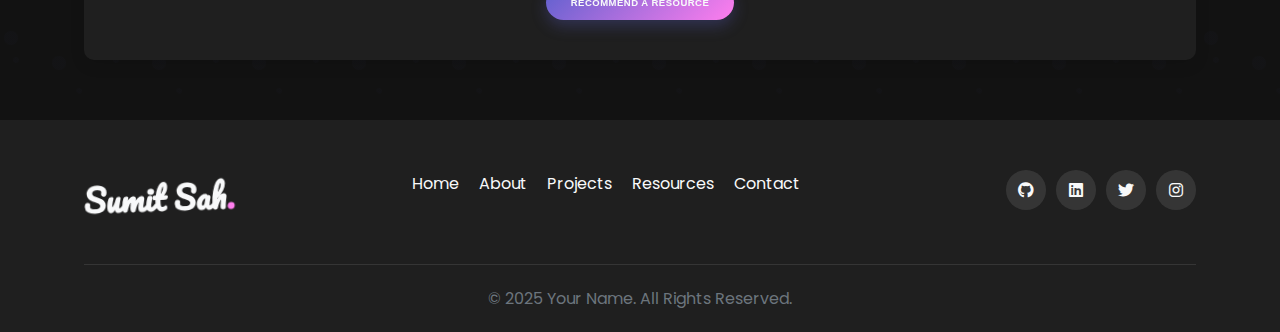
<file: resources.html>
<!DOCTYPE html>
<html lang="en">
<head>
    <meta charset="UTF-8">
    <meta name="viewport" content="width=device-width, initial-scale=1.0">
    <title>Portfolio | Resources</title>
    <link rel="stylesheet" href="css/style.css">
    <link rel="stylesheet" href="https://cdnjs.cloudflare.com/ajax/libs/font-awesome/6.4.0/css/all.min.css">
    <link rel="preconnect" href="https://fonts.googleapis.com">
    <link rel="preconnect" href="https://fonts.gstatic.com" crossorigin>
    <link href="https://fonts.googleapis.com/css2?family=Poppins:wght@300;400;500;600;700&family=Roboto+Mono:wght@400;500&display=swap" rel="stylesheet">
</head>
<body>
    <div class="noise-overlay"></div>
    
    <header>
        <div class="container">
            <div class="logo">
                <a href="index.html" class="signature">Sumit Sah<span>.</span></a>
            </div>
            <nav>
                <ul class="nav-links">
                    <li><a href="index.html">Home</a></li>
                    <li><a href="about.html">About</a></li>
                    <li><a href="projects.html">Projects</a></li>
                    <li><a href="resources.html" class="active">Resources</a></li>
                    <li><a href="contact.html">Contact</a></li>
                </ul>
                <div class="hamburger">
                    <div class="bar"></div>
                    <div class="bar"></div>
                    <div class="bar"></div>
                </div>
            </nav>
        </div>
    </header>

    <main>
        <section class="resources-hero">
            <div class="container">
                <h1 class="section-title animate-text">Learning Resources</h1>
                <p class="section-description animate-text delay-1">A curated collection of resources that I've found helpful throughout my computer science journey. These resources have been instrumental in developing my skills and knowledge.</p>
                
                <div class="resources-tabs">
                    <button class="tab-btn active" data-tab="courses">Online Courses</button>
                    <button class="tab-btn" data-tab="books">Books</button>
                    <button class="tab-btn" data-tab="tools">Tools & Software</button>
                    <button class="tab-btn" data-tab="websites">Useful Websites</button>
                </div>
            </div>
        </section>

        <section class="resources-content">
            <div class="container">
                <!-- Online Courses Tab -->
                <div class="tab-content active" id="courses">
                    <div class="resources-grid">
                        <div class="resource-card" data-aos="fade-up">
                            <div class="resource-icon">
                                <i class="fas fa-laptop-code"></i>
                            </div>
                            <div class="resource-info">
                                <h3>CS50: Introduction to Computer Science</h3>
                                <p class="resource-provider">Harvard University (edX)</p>
                                <p>An introduction to computer science and programming that covers algorithms, data structures, resource management, software engineering, and web development.</p>
                                <div class="resource-tags">
                                    <span>Programming Fundamentals</span>
                                    <span>C</span>
                                    <span>Python</span>
                                </div>
                                <a href="https://cs50.harvard.edu/" class="resource-link" target="_blank">View Course <i class="fas fa-external-link-alt"></i></a>
                            </div>
                        </div>
                        
                        <div class="resource-card" data-aos="fade-up" data-aos-delay="100">
                            <div class="resource-icon">
                                <i class="fas fa-code"></i>
                            </div>
                            <div class="resource-info">
                                <h3>The Web Developer Bootcamp</h3>
                                <p class="resource-provider">Udemy</p>
                                <p>A comprehensive course covering HTML, CSS, JavaScript, Node.js, Express, MongoDB, and more to build full-stack web applications.</p>
                                <div class="resource-tags">
                                    <span>Web Development</span>
                                    <span>JavaScript</span>
                                    <span>Full-Stack</span>
                                </div>
                                <a href="https://www.udemy.com/course/the-web-developer-bootcamp/" class="resource-link" target="_blank">View Course <i class="fas fa-external-link-alt"></i></a>
                            </div>
                        </div>
                        
                        <div class="resource-card" data-aos="fade-up" data-aos-delay="200">
                            <div class="resource-icon">
                                <i class="fas fa-brain"></i>
                            </div>
                            <div class="resource-info">
                                <h3>Machine Learning</h3>
                                <p class="resource-provider">Stanford University (Coursera)</p>
                                <p>Andrew Ng's popular course on machine learning fundamentals, covering supervised learning, unsupervised learning, and best practices in ML.</p>
                                <div class="resource-tags">
                                    <span>Machine Learning</span>
                                    <span>AI</span>
                                    <span>Data Science</span>
                                </div>
                                <a href="https://www.coursera.org/learn/machine-learning" class="resource-link" target="_blank">View Course <i class="fas fa-external-link-alt"></i></a>
                            </div>
                        </div>
                        
                        <div class="resource-card" data-aos="fade-up" data-aos-delay="300">
                            <div class="resource-icon">
                                <i class="fas fa-database"></i>
                            </div>
                            <div class="resource-info">
                                <h3>SQL and Database Design</h3>
                                <p class="resource-provider">FreeCodeCamp</p>
                                <p>Learn SQL fundamentals, database design principles, and how to work with relational database management systems.</p>
                                <div class="resource-tags">
                                    <span>SQL</span>
                                    <span>Database Design</span>
                                    <span>PostgreSQL</span>
                                </div>
                                <a href="https://www.freecodecamp.org/learn/relational-database/" class="resource-link" target="_blank">View Course <i class="fas fa-external-link-alt"></i></a>
                            </div>
                        </div>
                    </div>
                </div>
                
                <!-- Books Tab -->
                <div class="tab-content" id="books">
                    <div class="resources-grid">
                        <div class="resource-card" data-aos="fade-up">
                            <div class="resource-icon">
                                <i class="fas fa-book"></i>
                            </div>
                            <div class="resource-info">
                                <h3>Clean Code: A Handbook of Agile Software Craftsmanship</h3>
                                <p class="resource-provider">By Robert C. Martin</p>
                                <p>A guide to writing clean, maintainable, and efficient code. Covers principles, patterns, and practices for professional programming.</p>
                                <div class="resource-tags">
                                    <span>Software Engineering</span>
                                    <span>Best Practices</span>
                                    <span>Code Quality</span>
                                </div>
                                <a href="https://www.amazon.com/Clean-Code-Handbook-Software-Craftsmanship/dp/0132350882" class="resource-link" target="_blank">View Book <i class="fas fa-external-link-alt"></i></a>
                            </div>
                        </div>
                        
                        <div class="resource-card" data-aos="fade-up" data-aos-delay="100">
                            <div class="resource-icon">
                                <i class="fas fa-book"></i>
                            </div>
                            <div class="resource-info">
                                <h3>Cracking the Coding Interview</h3>
                                <p class="resource-provider">By Gayle Laakmann McDowell</p>
                                <p>A comprehensive guide to technical interviews with detailed explanations of coding problems, algorithms, and data structures.</p>
                                <div class="resource-tags">
                                    <span>Algorithms</span>
                                    <span>Data Structures</span>
                                    <span>Interview Prep</span>
                                </div>
                                <a href="https://www.amazon.com/Cracking-Coding-Interview-Programming-Questions/dp/0984782850" class="resource-link" target="_blank">View Book <i class="fas fa-external-link-alt"></i></a>
                            </div>
                        </div>
                        
                        <div class="resource-card" data-aos="fade-up" data-aos-delay="200">
                            <div class="resource-icon">
                                <i class="fas fa-book"></i>
                            </div>
                            <div class="resource-info">
                                <h3>Design Patterns: Elements of Reusable Object-Oriented Software</h3>
                                <p class="resource-provider">By Erich Gamma, Richard Helm, Ralph Johnson, John Vlissides</p>
                                <p>The classic book on design patterns that introduces 23 patterns for solving common programming problems.</p>
                                <div class="resource-tags">
                                    <span>Design Patterns</span>
                                    <span>Object-Oriented</span>
                                    <span>Software Architecture</span>
                                </div>
                                <a href="https://www.amazon.com/Design-Patterns-Elements-Reusable-Object-Oriented/dp/0201633612" class="resource-link" target="_blank">View Book <i class="fas fa-external-link-alt"></i></a>
                            </div>
                        </div>
                        
                        <div class="resource-card" data-aos="fade-up" data-aos-delay="300">
                            <div class="resource-icon">
                                <i class="fas fa-book"></i>
                            </div>
                            <div class="resource-info">
                                <h3>Eloquent JavaScript</h3>
                                <p class="resource-provider">By Marijn Haverbeke</p>
                                <p>A comprehensive guide to JavaScript that takes readers from the basics to advanced concepts with practical examples.</p>
                                <div class="resource-tags">
                                    <span>JavaScript</span>
                                    <span>Web Development</span>
                                    <span>Programming</span>
                                </div>
                                <a href="https://eloquentjavascript.net/" class="resource-link" target="_blank">View Book <i class="fas fa-external-link-alt"></i></a>
                            </div>
                        </div>
                    </div>
                </div>
                
                <!-- Tools Tab -->
                <div class="tab-content" id="tools">
                    <div class="resources-grid">
                        <div class="resource-card" data-aos="fade-up">
                            <div class="resource-icon">
                                <i class="fas fa-tools"></i>
                            </div>
                            <div class="resource-info">
                                <h3>Visual Studio Code</h3>
                                <p class="resource-provider">Microsoft</p>
                                <p>A powerful, lightweight code editor with built-in debugging, Git integration, and support for various programming languages and extensions.</p>
                                <div class="resource-tags">
                                    <span>Code Editor</span>
                                    <span>Development Tools</span>
                                    <span>Productivity</span>
                                </div>
                                <a href="https://code.visualstudio.com/" class="resource-link" target="_blank">View Tool <i class="fas fa-external-link-alt"></i></a>
                            </div>
                        </div>
                        
                        <div class="resource-card" data-aos="fade-up" data-aos-delay="100">
                            <div class="resource-icon">
                                <i class="fab fa-github"></i>
                            </div>
                            <div class="resource-info">
                                <h3>GitHub</h3>
                                <p class="resource-provider">Microsoft</p>
                                <p>A platform for version control, collaboration, and hosting code repositories using Git. Essential for team projects and open-source contributions.</p>
                                <div class="resource-tags">
                                    <span>Version Control</span>
                                    <span>Collaboration</span>
                                    <span>Git</span>
                                </div>
                                <a href="https://github.com/" class="resource-link" target="_blank">View Tool <i class="fas fa-external-link-alt"></i></a>
                            </div>
                        </div>
                        
                        <div class="resource-card" data-aos="fade-up" data-aos-delay="200">
                            <div class="resource-icon">
                                <i class="fas fa-terminal"></i>
                            </div>
                            <div class="resource-info">
                                <h3>Postman</h3>
                                <p class="resource-provider">Postman Inc.</p>
                                <p>A popular API client that makes it easy to create, share, test, and document APIs, supporting various protocols and formats.</p>
                                <div class="resource-tags">
                                    <span>API Testing</span>
                                    <span>Backend Development</span>
                                    <span>Integration</span>
                                </div>
                                <a href="https://www.postman.com/" class="resource-link" target="_blank">View Tool <i class="fas fa-external-link-alt"></i></a>
                            </div>
                        </div>
                        
                        <div class="resource-card" data-aos="fade-up" data-aos-delay="300">
                            <div class="resource-icon">
                                <i class="fas fa-bug"></i>
                            </div>
                            <div class="resource-info">
                                <h3>Chrome DevTools</h3>
                                <p class="resource-provider">Google</p>
                                <p>A set of web developer tools built into the Chrome browser for debugging, testing, and optimizing web applications.</p>
                                <div class="resource-tags">
                                    <span>Web Development</span>
                                    <span>Debugging</span>
                                    <span>Performance</span>
                                </div>
                                <a href="https://developers.google.com/web/tools/chrome-devtools" class="resource-link" target="_blank">View Tool <i class="fas fa-external-link-alt"></i></a>
                            </div>
                        </div>
                    </div>
                </div>
                
                <!-- Websites Tab -->
                <div class="tab-content" id="websites">
                    <div class="resources-grid">
                        <div class="resource-card" data-aos="fade-up">
                            <div class="resource-icon">
                                <i class="fas fa-globe"></i>
                            </div>
                            <div class="resource-info">
                                <h3>Stack Overflow</h3>
                                <p class="resource-provider">Stack Exchange Network</p>
                                <p>A community-driven Q&A website for programmers to find solutions to coding problems and share knowledge.</p>
                                <div class="resource-tags">
                                    <span>Q&A</span>
                                    <span>Problem Solving</span>
                                    <span>Community</span>
                                </div>
                                <a href="https://stackoverflow.com/" class="resource-link" target="_blank">Visit Website <i class="fas fa-external-link-alt"></i></a>
                            </div>
                        </div>
                        
                        <div class="resource-card" data-aos="fade-up" data-aos-delay="100">
                            <div class="resource-icon">
                                <i class="fas fa-code"></i>
                            </div>
                            <div class="resource-info">
                                <h3>MDN Web Docs</h3>
                                <p class="resource-provider">Mozilla</p>
                                <p>A comprehensive resource for web developers, including detailed documentation on HTML, CSS, JavaScript, and web APIs.</p>
                                <div class="resource-tags">
                                    <span>Web Development</span>
                                    <span>Documentation</span>
                                    <span>Reference</span>
                                </div>
                                <a href="https://developer.mozilla.org/" class="resource-link" target="_blank">Visit Website <i class="fas fa-external-link-alt"></i></a>
                            </div>
                        </div>
                        
                        <div class="resource-card" data-aos="fade-up" data-aos-delay="200">
                            <div class="resource-icon">
                                <i class="fas fa-laptop-code"></i>
                            </div>
                            <div class="resource-info">
                                <h3>LeetCode</h3>
                                <p class="resource-provider">LeetCode</p>
                                <p>A platform with coding challenges and contests to prepare for technical interviews and improve problem-solving skills.</p>
                                <div class="resource-tags">
                                    <span>Algorithms</span>
                                    <span>Data Structures</span>
                                    <span>Interview Prep</span>
                                </div>
                                <a href="https://leetcode.com/" class="resource-link" target="_blank">Visit Website <i class="fas fa-external-link-alt"></i></a>
                            </div>
                        </div>
                        
                        <div class="resource-card" data-aos="fade-up" data-aos-delay="300">
                            <div class="resource-icon">
                                <i class="fab fa-github"></i>
                            </div>
                            <div class="resource-info">
                                <h3>GitHub Learning Lab</h3>
                                <p class="resource-provider">GitHub</p>
                                <p>An interactive platform that teaches Git, GitHub, and development workflows through hands-on projects and tutorials.</p>
                                <div class="resource-tags">
                                    <span>Git</span>
                                    <span>Version Control</span>
                                    <span>Tutorials</span>
                                </div>
                                <a href="https://lab.github.com/" class="resource-link" target="_blank">Visit Website <i class="fas fa-external-link-alt"></i></a>
                            </div>
                        </div>
                    </div>
                </div>
            </div>
        </section>

        <section class="recommend-resource">
            <div class="container">
                <div class="recommend-box">
                    <h2>Have a resource to recommend?</h2>
                    <p>If you know of any helpful resources that aren't listed here, I'd love to hear about them. Please share your recommendations!</p>
                    <button id="recommend-btn" class="btn primary-btn">Recommend a Resource</button>
                    
                    <!-- Recommendation Form (Hidden by Default) -->
                    <div id="recommendation-form" class="recommendation-form" style="display: none;">
                        <form>
                            <div class="form-group">
                                <label for="resource-name">Resource Name</label>
                                <input type="text" id="resource-name" name="resource-name" placeholder="e.g., JavaScript: The Good Parts" required>
                            </div>
                            
                            <div class="form-group">
                                <label for="resource-type">Resource Type</label>
                                <select id="resource-type" name="resource-type" required>
                                    <option value="" disabled selected>Select a resource type</option>
                                    <option value="course">Online Course</option>
                                    <option value="book">Book</option>
                                    <option value="tool">Tool/Software</option>
                                    <option value="website">Website</option>
                                    <option value="other">Other</option>
                                </select>
                            </div>
                            
                            <div class="form-group">
                                <label for="resource-url">Resource URL</label>
                                <input type="url" id="resource-url" name="resource-url" placeholder="https://example.com" required>
                            </div>
                            
                            <div class="form-group">
                                <label for="resource-provider">Provider/Author</label>
                                <input type="text" id="resource-provider" name="resource-provider" placeholder="e.g., Douglas Crockford" required>
                            </div>
                            
                            <div class="form-group">
                                <label for="resource-description">Description</label>
                                <textarea id="resource-description" name="resource-description" placeholder="Briefly describe why this resource is helpful..." rows="4" required></textarea>
                            </div>
                            
                            <div class="form-group">
                                <label for="resource-tags">Tags (comma separated)</label>
                                <input type="text" id="resource-tags" name="resource-tags" placeholder="e.g., JavaScript, Programming, Web Development">
                            </div>
                            
                            <div class="form-actions">
                                <button type="submit" class="btn primary-btn">
                                    <i class="fas fa-paper-plane"></i> Submit Recommendation
                                </button>
                                <button type="button" id="cancel-recommendation" class="btn secondary-btn">
                                    <i class="fas fa-times"></i> Cancel
                                </button>
                            </div>
                        </form>
                    </div>
                </div>
            </div>
        </section>
    </main>

    <footer>
        <div class="container">
            <div class="footer-content">
                <div class="footer-logo">
                    <a href="index.html" class="signature">Sumit Sah<span>.</span></a>
                    <p>Computer Science Student</p>
                </div>
                <div class="footer-links">
                    <ul>
                        <li><a href="index.html">Home</a></li>
                        <li><a href="about.html">About</a></li>
                        <li><a href="projects.html">Projects</a></li>
                        <li><a href="resources.html">Resources</a></li>
                        <li><a href="contact.html">Contact</a></li>
                    </ul>
                </div>
                <div class="social-links">
                    <a href="https://github.com/sumit6511" aria-label="GitHub"><i class="fab fa-github"></i></a>
                    <a href="https://www.linkedin.com/in/sumit-sah-9930bb300" aria-label="LinkedIn"><i class="fab fa-linkedin"></i></a>
                    <a href="https://x.com/sumit_6511" aria-label="Twitter"><i class="fab fa-twitter"></i></a>
                    <a href="https://www.instagram.com/_xumi_x" aria-label="Instagram"><i class="fab fa-instagram"></i></a>
                </div>
            </div>
            <div class="footer-bottom">
                <p>&copy; 2025 Your Name. All Rights Reserved.</p>
            </div>
        </div>
    </footer>

    <script src="js/script.js"></script>
    <script>
        // Tab functionality
        document.addEventListener('DOMContentLoaded', () => {
            const tabBtns = document.querySelectorAll('.tab-btn');
            const tabContents = document.querySelectorAll('.tab-content');
            
            tabBtns.forEach(btn => {
                btn.addEventListener('click', () => {
                    // Remove active class from all buttons and contents
                    tabBtns.forEach(b => b.classList.remove('active'));
                    tabContents.forEach(c => c.classList.remove('active'));
                    
                    // Add active class to clicked button
                    btn.classList.add('active');
                    
                    // Show the corresponding tab content
                    const tabId = btn.getAttribute('data-tab');
                    document.getElementById(tabId).classList.add('active');
                    
                    // Trigger AOS animation refresh
                    setTimeout(() => {
                        window.dispatchEvent(new Event('scroll'));
                    }, 100);
                });
            });
            
            // Recommendation form toggle
            const recommendBtn = document.getElementById('recommend-btn');
            const recommendationForm = document.getElementById('recommendation-form');
            const cancelBtn = document.getElementById('cancel-recommendation');
            
            recommendBtn.addEventListener('click', () => {
                // Slide down animation effect
                recommendationForm.style.display = 'block';
                recommendationForm.style.maxHeight = '0';
                setTimeout(() => {
                    recommendationForm.style.maxHeight = recommendationForm.scrollHeight + 'px';
                }, 10);
                recommendBtn.style.display = 'none';
            });
            
            cancelBtn.addEventListener('click', () => {
                // Slide up animation effect
                recommendationForm.style.maxHeight = '0';
                setTimeout(() => {
                    recommendationForm.style.display = 'none';
                    recommendBtn.style.display = 'inline-block';
                }, 300);
            });
            
            // Handle form submission (in a real app, this would send data to the server)
            const form = recommendationForm.querySelector('form');
            form.addEventListener('submit', (e) => {
                e.preventDefault();
                
                // Show success message
                const formData = new FormData(form);
                const formValues = {};
                
                for (let [key, value] of formData.entries()) {
                    formValues[key] = value;
                }
                
                alert('Thank you for your recommendation! I will review it soon.');
                
                // Reset and hide form
                form.reset();
                recommendationForm.style.maxHeight = '0';
                setTimeout(() => {
                    recommendationForm.style.display = 'none';
                    recommendBtn.style.display = 'inline-block';
                }, 300);
            });
        });
    </script>
</body>
</html>
</file>
<file: css/style.css>
/* Add Google Font for signature */
@import url('https://fonts.googleapis.com/css2?family=Pacifico&display=swap');
@import url('https://fonts.googleapis.com/css2?family=Righteous&display=swap');

/* Base Styles and Variables */
:root {
    --primary-color: #5e60ce;
    --secondary-color: #64dfdf;
    --accent-color: #ff7eee;
    --dark-color: #121212;
    --dark-secondary: #1f1f1f;
    --light-color: #f8f9fa;
    --gray-color: #6c757d;
    --font-primary: 'Poppins', sans-serif;
    --font-code: 'Roboto Mono', monospace;
    --font-signature: 'Pacifico', cursive;
    --transition: all 0.3s ease;
    --shadow: 0 5px 15px rgba(0, 0, 0, 0.1);
    --shadow-dark: 0 5px 15px rgba(0, 0, 0, 0.3);
}

/* Reset and Base Styles */
* {
    margin: 0;
    padding: 0;
    box-sizing: border-box;
}

html {
    scroll-behavior: smooth;
    font-size: 62.5%; /* 1rem = 10px */
}

body {
    font-family: var(--font-primary);
    font-size: 1.6rem;
    line-height: 1.7;
    color: var(--light-color);
    background-color: var(--dark-color);
    overflow-x: hidden;
    position: relative;
}

/* Noise Overlay Effect */
.noise-overlay {
    position: fixed;
    top: 0;
    left: 0;
    width: 100%;
    height: 100%;
    background-image: url('[data-uri]');
    opacity: 0.05;
    z-index: 0; /* Match with particles */
    pointer-events: none;
}

/* Common Styles */
.container {
    width: 90%;
    max-width: 1200px;
    margin: 0 auto;
    padding: 0 2rem;
}

section {
    padding: 10rem 0;
}

h1, h2, h3, h4, h5, h6 {
    font-weight: 600;
    line-height: 1.3;
    margin-bottom: 1.5rem;
}

h1 {
    font-size: 4.8rem;
}

h2 {
    font-size: 3.6rem;
}

h3 {
    font-size: 2.4rem;
}

a {
    text-decoration: none;
    color: inherit;
    transition: var(--transition);
}

ul {
    list-style: none;
}

img {
    max-width: 100%;
    height: auto;
    display: block;
}

.section-title {
    text-align: center;
    margin-bottom: 5rem;
    position: relative;
}

.section-title::after {
    content: '';
    position: absolute;
    width: 50px;
    height: 4px;
    background: var(--primary-color);
    left: 50%;
    transform: translateX(-50%);
    bottom: -10px;
}

/* Modern highlight styling for name */
.highlight {
    position: relative;
    display: inline-block;
    color: transparent;
    background: linear-gradient(120deg, var(--primary-color) 0%, var(--secondary-color) 50%, var(--accent-color) 100%);
    background-size: 200% auto;
    background-clip: text;
    -webkit-background-clip: text;
    animation: gradient 5s ease infinite;
    font-weight: 700;
    text-shadow: 0 5px 10px rgba(94, 96, 206, 0.2);
    padding: 0 5px;
}

@keyframes gradient {
    0% {
        background-position: 0% 50%;
    }
    50% {
        background-position: 100% 50%;
    }
    100% {
        background-position: 0% 50%;
    }
}

.highlight::after {
    content: '';
    position: absolute;
    bottom: -5px;
    left: 0;
    width: 100%;
    height: 3px;
    background: linear-gradient(90deg, var(--secondary-color), var(--accent-color), var(--secondary-color));
    background-size: 200% 100%;
    animation: gradient 3s ease infinite;
    border-radius: 3px;
}

/* Improved arrow styling for links and navigation */
.nav-links a::after {
    content: '';
    position: absolute;
    bottom: -5px;
    left: 0;
    width: 0;
    height: 2px;
    background: var(--secondary-color);
    transition: width 0.3s ease;
    border-radius: 1px;
}

.nav-links a:hover::after, 
.nav-links a.active::after {
    width: 100%;
}

/* Add modern arrows to buttons */
.primary-btn::after,
.secondary-btn::after {
    content: '→';
    display: inline-block;
    margin-left: 8px;
    transform: translateX(0);
    transition: transform 0.3s ease;
    opacity: 0;
}

.primary-btn:hover::after,
.secondary-btn:hover::after {
    opacity: 1;
    transform: translateX(5px);
}

/* Enhanced view project link arrow */
.view-project {
    display: inline-block;
    padding: 10px 20px;
    background: var(--primary-color);
    color: var(--light-color);
    text-decoration: none;
    border-radius: 4px;
    font-weight: 500;
    transition: var(--transition);
    transform: translateY(20px);
    opacity: 0;
    padding-right: 30px; /* Space for arrow */
    position: relative;
}

.project-image:hover .view-project {
    transform: translateY(0);
    opacity: 1;
}

.view-project:hover {
    background: #4a4bac;
}

.view-project::after {
    content: '→';
    display: inline-block;
    position: absolute;
    right: 15px;
    top: 50%;
    transform: translateY(-50%);
    transition: transform 0.3s ease;
}

.view-project:hover::after {
    transform: translate(5px, -50%);
}

/* Arrow styling for back to projects */
.back-to-projects::before {
    content: '←';
    display: inline-block;
    margin-right: 8px;
    transform: translateX(0);
    transition: transform 0.3s ease;
}

.back-to-projects:hover::before {
    transform: translateX(-5px);
}

/* Buttons */
.cta-buttons {
    display: flex;
    gap: 20px;
    margin-top: 30px;
}

.btn {
    display: inline-block;
    padding: 14px 28px;
    font-size: 1rem;
    font-weight: 600;
    letter-spacing: 0.8px;
    border-radius: 8px;
    text-align: center;
    cursor: pointer;
    transition: all 0.4s cubic-bezier(0.175, 0.885, 0.32, 1.275);
    border: none;
    position: relative;
    overflow: hidden;
    z-index: 1;
    box-shadow: 0 6px 15px rgba(0, 0, 0, 0.15);
}

.btn::before {
    content: '';
    position: absolute;
    top: 0;
    left: 0;
    width: 100%;
    height: 100%;
    opacity: 0;
    transition: opacity 0.4s ease;
    z-index: -1;
}

.primary-btn {
    background: linear-gradient(135deg, var(--primary-color) 0%, #7a60ce 100%);
    color: var(--light-color);
    border: none;
    position: relative;
    overflow: hidden;
    z-index: 1;
    padding-right: 35px; /* Add space for the arrow */
}

.primary-btn::before {
    background: linear-gradient(135deg, #7a60ce 0%, var(--primary-color) 100%);
}

.primary-btn:hover {
    transform: translateY(-5px);
    box-shadow: 0 10px 25px rgba(94, 96, 206, 0.5);
}

.primary-btn:hover::before {
    opacity: 1;
}

.secondary-btn {
    background: transparent;
    color: var(--light-color);
    border: 2px solid var(--secondary-color);
    backdrop-filter: blur(5px);
    position: relative;
    overflow: hidden;
    z-index: 1;
    padding-right: 35px; /* Add space for the arrow */
}

.secondary-btn::before {
    background: var(--secondary-color);
}

.secondary-btn:hover {
    transform: translateY(-5px);
    color: var(--dark-color);
    box-shadow: 0 10px 25px rgba(100, 223, 223, 0.5);
}

.secondary-btn:hover::before {
    opacity: 1;
}

.btn:active {
    transform: translateY(0);
    box-shadow: 0 2px 8px rgba(0, 0, 0, 0.1);
}

.cta-center {
    display: flex;
    justify-content: center;
    margin-top: 40px;
}

.cta-center .btn {
    min-width: 180px;
}

/* Header and Navigation */
header {
    position: fixed;
    top: 0;
    left: 0;
    width: 100%;
    padding: 2rem 0;
    z-index: 100; /* Ensure header is above everything */
    background-color: rgba(18, 18, 18, 0.95);
    backdrop-filter: blur(5px);
    transition: var(--transition);
}

header.scrolled {
    padding: 1rem 0;
    box-shadow: 0 3px 10px rgba(0, 0, 0, 0.15);
}

header .container {
    display: flex;
    justify-content: space-between;
    align-items: center;
}

.logo a {
    font-size: 2.4rem;
    font-weight: 700;
    letter-spacing: 1px;
}

.logo span {
    color: var(--primary-color);
}

.nav-links {
    display: flex;
    align-items: center;
}

.nav-links li {
    margin-left: 3rem;
}

.nav-links a {
    font-size: 1.6rem;
    font-weight: 500;
    position: relative;
}

.hamburger {
    display: none;
    cursor: pointer;
}

.bar {
    width: 25px;
    height: 3px;
    background: var(--light-color);
    margin: 5px 0;
    transition: var(--transition);
}

/* Hero Section */
.hero {
    min-height: 100vh;
    display: flex;
    align-items: center;
    position: relative;
    background-color: rgba(18, 18, 18, 0.7); /* Semi-transparent to see particles */
    overflow: hidden;
    padding: 100px 0 0;
    z-index: 1; /* Ensure hero is above particles */
}

.hero .container {
    display: flex;
    justify-content: space-between;
    align-items: center;
    gap: 40px;
}

.hero-content {
    flex: 1;
    max-width: 600px;
}

.hero-image {
    flex: 1;
    display: flex;
    justify-content: center;
    align-items: center;
    position: relative;
}

.profile-container {
    position: relative;
    width: 350px;
    height: 350px;
    border-radius: 50%;
    overflow: hidden;
    border: none;
    box-shadow: 0 10px 30px rgba(94, 96, 206, 0.3);
    transition: var(--transition);
    transform: translateY(0);
    animation: float-profile 5s ease-in-out infinite;
}

@keyframes float-profile {
    0% {
        transform: translateY(0px);
    }
    50% {
        transform: translateY(-15px);
    }
    100% {
        transform: translateY(0px);
    }
}

.profile-container::before {
    content: '';
    position: absolute;
    top: -4px;
    left: -4px;
    right: -4px;
    bottom: -4px;
    background: linear-gradient(135deg, var(--primary-color), var(--secondary-color), var(--accent-color), var(--primary-color));
    background-size: 300% 300%;
    border-radius: 50%;
    z-index: -1;
    animation: gradient-border 8s ease infinite;
}

.profile-container::after {
    content: '';
    position: absolute;
    top: -2px;
    left: -2px;
    right: -2px;
    bottom: -2px;
    background: var(--dark-color);
    border-radius: 50%;
    z-index: -1;
}

@keyframes gradient-border {
    0% {
        background-position: 0% 50%;
    }
    50% {
        background-position: 100% 50%;
    }
    100% {
        background-position: 0% 50%;
    }
}

.hero-profile-img {
    width: 100%;
    height: 100%;
    object-fit: cover;
    transition: var(--transition);
}

.profile-container:hover .hero-profile-img {
    transform: scale(1.05);
}

.code-block {
    background: var(--dark-secondary);
    border-radius: 10px;
    padding: 2rem;
    width: 100%;
    max-width: 500px;
    box-shadow: var(--shadow);
    position: relative;
    overflow: hidden;
}

.code-block::before {
    content: '';
    position: absolute;
    top: 0;
    left: 0;
    width: 100%;
    height: 30px;
    background: linear-gradient(90deg, var(--accent-color) 0%, var(--primary-color) 100%);
    opacity: 0.7;
}

.code-block pre {
    font-family: var(--font-code);
    font-size: 1.4rem;
    line-height: 1.6;
    overflow-x: auto;
    margin-top: 2rem;
}

.code-block code {
    color: #e0e0e0;
}

/* Animation for text */
.animate-text {
    opacity: 0;
    transform: translateY(20px);
    animation: fadeInUp 0.8s forwards;
}

.delay-1 {
    animation-delay: 0.2s;
}

.delay-2 {
    animation-delay: 0.4s;
}

.delay-3 {
    animation-delay: 0.6s;
}

@keyframes fadeInUp {
    to {
        opacity: 1;
        transform: translateY(0);
    }
}

/* Skills Section */
.skills-grid {
    display: grid;
    grid-template-columns: repeat(auto-fill, minmax(250px, 1fr));
    gap: 3rem;
}

.skill-card {
    background: var(--dark-secondary);
    border-radius: 10px;
    padding: 3rem;
    text-align: center;
    transition: var(--transition);
    position: relative;
    overflow: hidden;
    box-shadow: var(--shadow);
}

.skill-card::before {
    content: '';
    position: absolute;
    top: 0;
    left: 0;
    width: 100%;
    height: 5px;
    background: linear-gradient(90deg, var(--primary-color) 0%, var(--secondary-color) 100%);
    transform: scaleX(0);
    transform-origin: left;
    transition: transform 0.3s ease;
}

.skill-card:hover {
    transform: translateY(-10px);
}

.skill-card:hover::before {
    transform: scaleX(1);
}

.skill-icon {
    font-size: 3.5rem;
    margin-bottom: 2rem;
    color: var(--primary-color);
}

/* Projects Section */
.projects-hero {
    padding-top: 15rem;
    text-align: center;
}

.section-description {
    max-width: 800px;
    margin: 0 auto 4rem;
    font-size: 1.8rem;
    line-height: 1.8;
    color: var(--gray-color);
}

.project-filters {
    display: flex;
    justify-content: center;
    flex-wrap: wrap;
    gap: 1.5rem;
    margin: 4rem 0;
}

.filter-btn {
    padding: 1rem 2rem;
    background: transparent;
    border: 2px solid var(--primary-color);
    border-radius: 30px;
    color: var(--light-color);
    font-size: 1.4rem;
    font-weight: 500;
    cursor: pointer;
    transition: var(--transition);
}

.filter-btn:hover, .filter-btn.active {
    background: var(--primary-color);
    color: var(--light-color);
    transform: translateY(-3px);
}

.projects-grid {
    display: grid;
    grid-template-columns: repeat(auto-fill, minmax(350px, 1fr));
    gap: 4rem;
    margin-top: 3rem;
}

.project-item {
    transition: opacity 0.3s ease, transform 0.3s ease;
}

.project-card {
    background: var(--dark-secondary);
    border-radius: 10px;
    overflow: hidden;
    box-shadow: var(--shadow);
    transition: var(--transition);
    height: 100%;
    display: flex;
    flex-direction: column;
}

.project-card:hover {
    transform: translateY(-10px);
    box-shadow: var(--shadow-dark);
}

.project-image {
    width: 100%;
    height: 220px;
    position: relative;
    overflow: hidden;
}

.project-placeholder {
    width: 100%;
    height: 100%;
    background: linear-gradient(45deg, var(--primary-color) 0%, var(--secondary-color) 100%);
    opacity: 0.7;
}

.project-overlay {
    position: absolute;
    top: 0;
    left: 0;
    width: 100%;
    height: 100%;
    background: rgba(0, 0, 0, 0.7);
    display: flex;
    justify-content: center;
    align-items: center;
    opacity: 0;
    transition: opacity 0.3s ease;
}

.project-image:hover .project-overlay {
    opacity: 1;
}

.project-info {
    padding: 2.5rem;
    flex-grow: 1;
    display: flex;
    flex-direction: column;
}

.project-info h3 {
    margin-bottom: 1.5rem;
    font-size: 2.2rem;
}

.project-info p {
    margin-bottom: 2rem;
    color: var(--gray-color);
    flex-grow: 1;
}

/* Project Details Styles */
.project-details {
    display: none;
    padding: 10rem 0;
}

.project-details-container {
    background: var(--dark-secondary);
    border-radius: 10px;
    overflow: hidden;
    box-shadow: var(--shadow);
    margin-top: 4rem;
}

.project-details-header {
    padding: 3rem;
    border-bottom: 1px solid rgba(255, 255, 255, 0.1);
    display: flex;
    justify-content: space-between;
    align-items: center;
    flex-wrap: wrap;
    gap: 2rem;
}

.project-details-header h2 {
    font-size: 3rem;
    margin-bottom: 0;
}

.project-details-content {
    padding: 3rem;
    display: grid;
    grid-template-columns: 1fr;
    gap: 4rem;
}

.project-details-gallery {
    width: 100%;
}

.project-main-image {
    width: 100%;
    height: 400px;
    border-radius: 10px;
    overflow: hidden;
    margin-bottom: 2rem;
}

.project-gallery-thumbs {
    display: grid;
    grid-template-columns: repeat(3, 1fr);
    gap: 1.5rem;
}

.gallery-thumb {
    width: 100%;
    height: 100px;
    border-radius: 5px;
    overflow: hidden;
    cursor: pointer;
    transition: var(--transition);
}

.gallery-thumb:hover {
    transform: translateY(-5px);
}

.project-details-info {
    display: flex;
    flex-direction: column;
    gap: 3rem;
}

.project-info-item h3 {
    color: var(--secondary-color);
    margin-bottom: 1.5rem;
    position: relative;
    display: inline-block;
}

.project-info-item h3::after {
    content: '';
    position: absolute;
    bottom: -8px;
    left: 0;
    width: 40px;
    height: 3px;
    background: var(--primary-color);
}

.project-info-item p {
    line-height: 1.8;
    font-size: 1.6rem;
}

.tech-list {
    list-style: none;
}

.tech-list li {
    margin-bottom: 1rem;
    line-height: 1.7;
    display: flex;
    align-items: flex-start;
}

.tech-list span {
    color: var(--primary-color);
    font-weight: 600;
    margin-right: 0.5rem;
}

.project-info-item ul {
    list-style: circle;
    margin-left: 2rem;
}

.project-info-item ul li {
    margin-bottom: 1rem;
    line-height: 1.7;
}

.back-to-projects {
    display: inline-block;
    margin: 3rem;
    padding: 1.2rem 2.4rem;
    background: transparent;
    border: 2px solid var(--primary-color);
    color: var(--light-color);
    border-radius: 5px;
    font-weight: 500;
    transition: var(--transition);
}

.back-to-projects:hover {
    background: var(--primary-color);
    transform: translateY(-3px);
}

/* Media Queries for Projects Page */
@media screen and (min-width: 992px) {
    .project-details-content {
        grid-template-columns: 1fr 1fr;
    }
}

@media screen and (max-width: 768px) {
    .project-filters {
        gap: 1rem;
    }
    
    .filter-btn {
        padding: 0.8rem 1.5rem;
        font-size: 1.3rem;
    }
    
    .projects-grid {
        grid-template-columns: repeat(auto-fill, minmax(280px, 1fr));
    }
    
    .project-details-header {
        flex-direction: column;
        align-items: flex-start;
    }
    
    .project-main-image {
        height: 300px;
    }
    
    .gallery-thumb {
        height: 80px;
    }
}

@media screen and (max-width: 576px) {
    .projects-grid {
        grid-template-columns: 1fr;
    }
    
    .project-details-content {
        padding: 2rem;
    }
    
    .project-main-image {
        height: 250px;
    }
    
    .gallery-thumb {
        height: 60px;
    }
}

/* Footer */
footer {
    background-color: var(--dark-secondary);
    padding: 5rem 0 2rem;
}

.footer-content {
    display: flex;
    justify-content: space-between;
    flex-wrap: wrap;
    margin-bottom: 4rem;
}

.footer-logo a {
    font-size: 2.4rem;
    font-weight: 700;
}

.footer-logo .signature {
    font-family: var(--font-signature);
    font-size: 3.2rem;
    transform: rotate(-2deg);
    margin-bottom: 0;
    position: relative;
    display: inline-block;
}

.footer-logo .signature span {
    color: var(--accent-color);
}

.footer-logo .signature:hover {
    transform: rotate(0deg) scale(1.05);
    text-shadow: 0 0 15px rgba(100, 223, 223, 0.6);
}

.footer-logo p {
    display: none; /* Hide the paragraph after the signature */
}

.footer-links ul {
    display: flex;
    flex-wrap: wrap;
}

.footer-links li {
    margin-right: 2rem;
    margin-bottom: 1rem;
}

.footer-links a:hover {
    color: var(--primary-color);
}

.social-links {
    display: flex;
}

.social-links a {
    display: flex;
    justify-content: center;
    align-items: center;
    width: 40px;
    height: 40px;
    background: rgba(255, 255, 255, 0.1);
    border-radius: 50%;
    margin-left: 1rem;
    transition: var(--transition);
}

.social-links a:hover {
    background: var(--primary-color);
    transform: translateY(-3px);
}

.footer-bottom {
    text-align: center;
    padding-top: 2rem;
    border-top: 1px solid rgba(255, 255, 255, 0.1);
}

.footer-bottom p {
    color: var(--gray-color);
}

/* Media Queries */
@media screen and (max-width: 992px) {
    html {
        font-size: 56.25%;
    }
    
    .hero .container {
        flex-direction: column;
        text-align: center;
        gap: 60px;
    }
    
    .hero-content {
        max-width: 100%;
        order: 1;
    }
    
    .hero-image {
        order: 0;
    }
    
    .profile-container {
        width: 280px;
        height: 280px;
    }
}

@media screen and (max-width: 768px) {
    html {
        font-size: 50%;
    }
    
    .nav-links {
        position: fixed;
        top: 0;
        left: -100%;
        width: 80%;
        height: 100vh;
        background: var(--dark-secondary);
        flex-direction: column;
        align-items: center;
        justify-content: center;
        transition: 0.5s ease;
        z-index: 999;
        box-shadow: 0 0 10px rgba(0, 0, 0, 0.2);
    }

    .nav-links.active {
        left: 0;
    }

    .nav-links li {
        margin: 1.5rem 0;
    }

    .hamburger {
        display: block;
        z-index: 1000;
    }

    .hamburger.active .bar:nth-child(1) {
        transform: rotate(45deg) translate(5px, 6px);
    }

    .hamburger.active .bar:nth-child(2) {
        opacity: 0;
    }

    .hamburger.active .bar:nth-child(3) {
        transform: rotate(-45deg) translate(5px, -6px);
    }

    .projects-grid {
        grid-template-columns: 1fr;
    }

    .footer-content {
        flex-direction: column;
        text-align: center;
    }

    .footer-links ul {
        justify-content: center;
        margin: 2rem 0;
    }

    .social-links {
        justify-content: center;
    }

    .social-links a {
        margin: 0 0.5rem;
    }
    
    .profile-container {
        width: 240px;
        height: 240px;
    }
}

@media screen and (max-width: 576px) {
    html {
        font-size: 45%;
    }
    
    .skills-grid {
        grid-template-columns: 1fr;
    }

    h1 {
        font-size: 3.8rem;
    }

    h2 {
        font-size: 3rem;
    }

    section {
        padding: 7rem 0;
    }
    
    .profile-container {
        width: 200px;
        height: 200px;
    }
}

/* Custom Cursor Styles */
.cursor-dot, .cursor-outline {
    pointer-events: none;
    position: fixed;
    z-index: 9999;
    border-radius: 50%;
    transform: translate(-50%, -50%);
    transition: opacity 0.3s ease;
    mix-blend-mode: difference;
}

.cursor-dot {
    width: 6px;
    height: 6px;
    background: var(--accent-color);
    box-shadow: 0 0 10px var(--accent-color), 0 0 20px rgba(94, 96, 206, 0.3);
    transition: transform 0.2s cubic-bezier(0.18, 0.89, 0.32, 1.28), 
                background-color 0.3s ease;
}

.cursor-outline {
    width: 30px;
    height: 30px;
    background: transparent;
    border: 1.5px solid var(--primary-color);
    transition: transform 0.3s cubic-bezier(0.18, 0.89, 0.32, 1.28), 
                width 0.2s ease, 
                height 0.2s ease,
                border-color 0.3s ease,
                opacity 0.3s ease;
    opacity: 0.6;
}

@media (max-width: 768px) {
    .cursor-dot, .cursor-outline {
        display: none;
    }
}

/* Interactive link states for custom cursor */
a:hover ~ .cursor-dot,
button:hover ~ .cursor-dot,
.btn:hover ~ .cursor-dot {
    transform: translate(-50%, -50%) scale(1.8);
    background: var(--secondary-color);
}

a:hover ~ .cursor-outline,
button:hover ~ .cursor-outline,
.btn:hover ~ .cursor-outline {
    transform: translate(-50%, -50%) scale(1.5);
    width: 40px;
    height: 40px;
    border-color: var(--accent-color);
    opacity: 0.8;
}

/* Additional cursor interactions for different elements */
.project-card:hover ~ .cursor-outline,
.skill-card:hover ~ .cursor-outline,
.resource-card:hover ~ .cursor-outline {
    transform: translate(-50%, -50%) scale(1.2);
    border-radius: 8px;
    width: 50px;
    height: 50px;
}

/* Custom cursor for input fields */
input:hover ~ .cursor-outline,
textarea:hover ~ .cursor-outline {
    transform: translate(-50%, -50%);
    width: 2px;
    height: 25px;
    border-radius: 1px;
    border: none;
    background-color: var(--primary-color);
    opacity: 0.8;
}

/* Background particles */
.particles-container {
    position: fixed;
    top: 0;
    left: 0;
    width: 100%;
    height: 100%;
    overflow: hidden;
    z-index: 0;
    pointer-events: none;
    background-color: transparent;
}

.particle {
    position: absolute;
    border-radius: 50%;
    background-color: var(--primary-color);
    opacity: 0.2; /* Reduced opacity for subtlety */
    animation: float-particles 30s infinite linear; /* Doubled animation time for slower movement */
    box-shadow: 0 0 10px rgba(94, 96, 206, 0.3); /* Reduced glow effect */
    filter: blur(0.5px); /* Reduced blur for cleaner look */
}

@keyframes float-particles {
    0% {
        transform: translateY(0) translateX(0);
    }
    25% {
        transform: translateY(-25vh) translateX(15vw);
    }
    50% {
        transform: translateY(-10vh) translateX(25vw);
    }
    75% {
        transform: translateY(-15vh) translateX(-15vw);
    }
    100% {
        transform: translateY(0) translateX(0);
    }
}

/* Helper class for when element appears on screen */
.aos-animate {
    opacity: 1;
    transform: translateY(0);
}

/* Additional animations */
@keyframes pulse {
    0% {
        transform: scale(1);
    }
    50% {
        transform: scale(1.05);
    }
    100% {
        transform: scale(1);
    }
}

.pulse {
    animation: pulse 2s infinite;
}

/* Success message styling */
.success-message {
    padding: 2rem;
    background-color: rgba(94, 96, 206, 0.1);
    border-radius: 10px;
    text-align: center;
    animation: fadeIn 0.5s ease;
    color: var(--light-color);
}

@keyframes fadeIn {
    from {
        opacity: 0;
    }
    to {
        opacity: 1;
    }
}

/* Menu open state for mobile */
body.menu-open {
    overflow: hidden;
}

/* About Page Styles */
.about-hero {
    padding-top: 15rem;
}

.about-content {
    display: flex;
    flex-wrap: wrap;
    gap: 5rem;
    margin-top: 4rem;
}

.about-image {
    flex: 1;
    min-width: 300px;
    display: flex;
    justify-content: center;
    align-items: center;
    perspective: 1000px; /* For 3D effect */
}

.img-placeholder {
    width: 300px;
    height: 300px;
    background: linear-gradient(45deg, var(--primary-color) 0%, var(--secondary-color) 100%);
    border-radius: 50%;
    display: flex;
    justify-content: center;
    align-items: center;
    position: relative;
    box-shadow: var(--shadow-dark);
    overflow: hidden;
    transition: transform 0.5s cubic-bezier(0.175, 0.885, 0.32, 1.275), 
                box-shadow 0.5s ease;
    transform-style: preserve-3d;
    cursor: pointer;
}

.img-placeholder::before {
    content: '';
    position: absolute;
    top: -5px;
    left: -5px;
    right: -5px;
    bottom: -5px;
    background: linear-gradient(135deg, 
                var(--primary-color), 
                var(--secondary-color),
                var(--accent-color),
                var(--primary-color));
    background-size: 400% 400%;
    border-radius: 50%;
    z-index: -1;
    animation: gradient-border-spin 8s linear infinite;
    opacity: 0;
    transition: opacity 0.5s ease;
}

.img-placeholder:hover::before {
    opacity: 1;
}

@keyframes gradient-border-spin {
    0%, 100% {
        background-position: 0% 0%;
    }
    25% {
        background-position: 100% 0%;
    }
    50% {
        background-position: 100% 100%;
    }
    75% {
        background-position: 0% 100%;
    }
}

.img-placeholder i {
    font-size: 8rem;
    color: var(--light-color);
    position: relative;
    z-index: 2;
}

.profile-img {
    width: 100%;
    height: 100%;
    object-fit: cover;
    border-radius: 50%;
    position: relative;
    z-index: 2;
    transition: transform 0.5s cubic-bezier(0.175, 0.885, 0.32, 1.275),
                filter 0.5s ease;
}

.img-placeholder:hover {
    transform: translateZ(20px) rotateX(5deg) rotateY(5deg);
    box-shadow: 0 15px 30px rgba(94, 96, 206, 0.4), 
                0 0 0 2px rgba(255, 255, 255, 0.1);
}

.img-placeholder:hover .profile-img {
    transform: scale(1.05);
    filter: brightness(1.1) contrast(1.1);
}

/* Shiny effect overlay */
.img-placeholder::after {
    content: '';
    position: absolute;
    top: 0;
    left: 0;
    width: 100%;
    height: 100%;
    background: linear-gradient(
        135deg,
        rgba(255, 255, 255, 0) 0%,
        rgba(255, 255, 255, 0.1) 20%,
        rgba(255, 255, 255, 0.3) 50%,
        rgba(255, 255, 255, 0.1) 80%,
        rgba(255, 255, 255, 0) 100%
    );
    transform: translateX(-100%);
    transition: transform 0s;
    z-index: 3;
    pointer-events: none;
}

.img-placeholder:hover::after {
    transform: translateX(100%);
    transition: transform 0.8s ease;
}

.about-text {
    flex: 2;
    min-width: 300px;
}

.about-text p {
    margin-bottom: 2rem;
    font-size: 1.7rem;
    line-height: 1.8;
}

.personal-info {
    margin: 3rem 0;
}

.info-item {
    margin-bottom: 1.5rem;
    display: flex;
    align-items: center;
}

.info-label {
    font-weight: 600;
    margin-right: 1rem;
    min-width: 120px;
    color: var(--primary-color);
}

.info-label i {
    margin-right: 0.5rem;
}

.social-links-about {
    display: flex;
    margin-top: 3rem;
}

.social-links-about a {
    display: flex;
    justify-content: center;
    align-items: center;
    width: 45px;
    height: 45px;
    background: rgba(255, 255, 255, 0.1);
    border-radius: 50%;
    margin-right: 1.5rem;
    transition: var(--transition);
    color: var(--light-color);
}

.social-links-about a:hover {
    background: var(--primary-color);
    transform: translateY(-5px);
}

/* Timeline Styles */
.timeline {
    position: relative;
    max-width: 1000px;
    margin: 5rem auto 0;
}

.timeline::before {
    content: '';
    position: absolute;
    top: 0;
    left: 20px;
    height: 100%;
    width: 4px;
    background: var(--primary-color);
}

.timeline-item {
    position: relative;
    margin-bottom: 5rem;
    padding-left: 50px;
}

.timeline-dot {
    position: absolute;
    left: 16px;
    top: 0;
    width: 12px;
    height: 12px;
    background: var(--light-color);
    border: 3px solid var(--primary-color);
    border-radius: 50%;
    z-index: 2;
    transform: translateX(-50%);
}

.timeline-content {
    background: var(--dark-secondary);
    padding: 2.5rem;
    border-radius: 10px;
    box-shadow: var(--shadow);
    position: relative;
    transition: var(--transition);
}

.timeline-content:hover {
    transform: translateY(-5px);
    box-shadow: var(--shadow-dark);
}

.timeline-date {
    display: inline-block;
    padding: 0.5rem 1.5rem;
    background: rgba(94, 96, 206, 0.1);
    border-radius: 20px;
    font-size: 1.4rem;
    color: var(--primary-color);
    margin-bottom: 1.5rem;
}

.timeline-content h3 {
    margin-bottom: 1rem;
}

.timeline-courses, .timeline-skills {
    display: flex;
    flex-wrap: wrap;
    gap: 1rem;
    margin-top: 1.5rem;
}

.timeline-courses span, .timeline-skills span {
    padding: 0.5rem 1rem;
    background: rgba(94, 96, 206, 0.1);
    border-radius: 20px;
    font-size: 1.2rem;
    color: var(--secondary-color);
}

/* Skills Detailed Styles */
.skills-container {
    display: grid;
    grid-template-columns: 1fr;
    gap: 4rem;
    margin-top: 5rem;
}

.category-title {
    margin-bottom: 2.5rem;
    color: var(--secondary-color);
    position: relative;
    display: inline-block;
}

.category-title::after {
    content: '';
    position: absolute;
    bottom: -10px;
    left: 0;
    width: 50px;
    height: 3px;
    background: var(--primary-color);
}

.skill-bars {
    display: flex;
    flex-direction: column;
    gap: 2.5rem;
}

.skill-bar {
    width: 100%;
}

.skill-info {
    display: flex;
    justify-content: space-between;
    margin-bottom: 0.8rem;
    font-size: 1.6rem;
}

.skill-progress {
    width: 100%;
    height: 8px;
    background: rgba(255, 255, 255, 0.1);
    border-radius: 10px;
    overflow: hidden;
}

.skill-progress-bar {
    height: 100%;
    background: linear-gradient(90deg, var(--primary-color) 0%, var(--secondary-color) 100%);
    border-radius: 10px;
    position: relative;
    transition: width 1.5s ease;
}

/* Interests Section */
.interests-grid {
    display: grid;
    grid-template-columns: repeat(auto-fill, minmax(250px, 1fr));
    gap: 3rem;
    margin-top: 4rem;
}

.interest-card {
    background: var(--dark-secondary);
    border-radius: 10px;
    padding: 3rem 2rem;
    text-align: center;
    box-shadow: var(--shadow);
    transition: var(--transition);
}

.interest-card:hover {
    transform: translateY(-10px);
    box-shadow: var(--shadow-dark);
}

.interest-icon {
    font-size: 4rem;
    margin-bottom: 2rem;
    color: var(--primary-color);
}

.interest-card h3 {
    margin-bottom: 1.5rem;
}

/* Media Queries for About Page */
@media screen and (max-width: 992px) {
    .about-content {
        flex-direction: column;
        align-items: center;
    }
    
    .about-text {
        text-align: center;
    }
    
    .info-item {
        justify-content: center;
    }
    
    .social-links-about {
        justify-content: center;
    }
}

@media screen and (min-width: 768px) {
    .timeline::before {
        left: 50%;
    }
    
    .timeline-item {
        padding-left: 0;
        width: 50%;
    }
    
    .timeline-item:nth-child(odd) {
        margin-left: auto;
        padding-left: 3rem;
        padding-right: 0;
    }
    
    .timeline-item:nth-child(even) {
        margin-right: auto;
        padding-right: 3rem;
        padding-left: 0;
    }
    
    .timeline-dot {
        left: 0;
    }
    
    .timeline-item:nth-child(odd) .timeline-dot {
        left: -9px;
    }
    
    .timeline-item:nth-child(even) .timeline-dot {
        left: auto;
        right: -9px;
    }
    
    .skills-container {
        grid-template-columns: repeat(2, 1fr);
    }
}

@media screen and (min-width: 1200px) {
    .skills-container {
        grid-template-columns: repeat(3, 1fr);
    }
}

@media screen and (max-width: 576px) {
    .img-placeholder {
        width: 250px;
        height: 250px;
    }
    
    .interests-grid {
        grid-template-columns: 1fr;
    }
}

/* Resources Page Styles */
.resources-hero {
    padding-top: 15rem;
    text-align: center;
}

.resources-tabs {
    display: flex;
    justify-content: center;
    flex-wrap: wrap;
    gap: 1.5rem;
    margin: 4rem 0 0;
}

.tab-btn {
    padding: 1.2rem 2.5rem;
    background: var(--dark-secondary);
    border: none;
    border-radius: 30px;
    color: var(--light-color);
    font-size: 1.6rem;
    font-weight: 500;
    cursor: pointer;
    transition: var(--transition);
}

.tab-btn:hover, .tab-btn.active {
    background: var(--primary-color);
    transform: translateY(-3px);
    box-shadow: var(--shadow);
}

.resources-content {
    padding: 6rem 0;
}

.tab-content {
    display: none;
}

.tab-content.active {
    display: block;
    animation: fadeIn 0.5s ease;
}

.resources-grid {
    display: grid;
    grid-template-columns: repeat(auto-fill, minmax(400px, 1fr));
    gap: 3rem;
}

.resource-card {
    background: var(--dark-secondary);
    border-radius: 10px;
    overflow: hidden;
    box-shadow: var(--shadow);
    transition: var(--transition);
    display: flex;
    min-height: 250px;
}

.resource-card:hover {
    transform: translateY(-10px);
    box-shadow: var(--shadow-dark);
}

.resource-icon {
    width: 100px;
    background: rgba(94, 96, 206, 0.1);
    display: flex;
    justify-content: center;
    align-items: center;
    font-size: 3.5rem;
    color: var(--primary-color);
}

.resource-info {
    flex: 1;
    padding: 2.5rem;
    display: flex;
    flex-direction: column;
}

.resource-info h3 {
    font-size: 2rem;
    margin-bottom: 0.5rem;
}

.resource-provider {
    color: var(--secondary-color);
    font-size: 1.4rem;
    margin-bottom: 1.5rem;
}

.resource-info p {
    margin-bottom: 2rem;
    color: var(--gray-color);
    flex-grow: 1;
    font-size: 1.5rem;
    line-height: 1.6;
}

.resource-tags {
    display: flex;
    flex-wrap: wrap;
    gap: 0.8rem;
    margin-bottom: 2rem;
}

.resource-tags span {
    padding: 0.4rem 1rem;
    background: rgba(94, 96, 206, 0.1);
    border-radius: 20px;
    font-size: 1.2rem;
    color: var(--secondary-color);
}

.resource-link {
    display: inline-flex;
    align-items: center;
    color: var(--primary-color);
    font-weight: 500;
    transition: var(--transition);
}

.resource-link i {
    margin-left: 0.8rem;
    font-size: 1.4rem;
}

.resource-link:hover {
    color: var(--secondary-color);
}

.recommend-resource {
    padding: 6rem 0;
    background: linear-gradient(rgba(18, 18, 18, 0.8), rgba(18, 18, 18, 0.8)), url('data:image/svg+xml,%3Csvg width="100" height="100" viewBox="0 0 100 100" xmlns="http://www.w3.org/2000/svg"%3E%3Cpath d="M11 18c3.866 0 7-3.134 7-7s-3.134-7-7-7-7 3.134-7 7 3.134 7 7 7zm48 25c3.866 0 7-3.134 7-7s-3.134-7-7-7-7 3.134-7 7 3.134 7 7 7zm-43-7c1.657 0 3-1.343 3-3s-1.343-3-3-3-3 1.343-3 3 1.343 3 3 3zm63 31c1.657 0 3-1.343 3-3s-1.343-3-3-3-3 1.343-3 3 3 3zM34 90c1.657 0 3-1.343 3-3s-1.343-3-3-3-3 1.343-3 3 1.343 3 3 3zm56-76c1.657 0 3-1.343 3-3s-1.343-3-3-3-3 1.343-3 3 3 3zM12 86c2.21 0 4-1.79 4-4s-1.79-4-4-4-4 1.79-4 4 1.79 4 4 4zm28-65c2.21 0 4-1.79 4-4s-1.79-4-4-4-4 1.79-4 4 1.79 4 4 4zm23-11c2.76 0 5-2.24 5-5s-2.24-5-5-5-5 2.24-5 5 2.24 5 5 5zm-6 60c2.21 0 4-1.79 4-4s-1.79-4-4-4-4 1.79-4 4 1.79 4 4 4zm29 22c2.76 0 5-2.24 5-5s-2.24-5-5-5-5 2.24-5 5 2.24 5 5 5zM32 63c2.76 0 5-2.24 5-5s-2.24-5-5-5-5 2.24-5 5 2.24 5 5 5zm57-13c2.76 0 5-2.24 5-5s-2.24-5-5-5-5 2.24-5 5 2.24 5 5 5zm-9-21c1.105 0 2-.895 2-2s-.895-2-2-2-2 .895-2 2 .895 2 2 2zM60 91c1.105 0 2-.895 2-2s-.895-2-2-2-2 .895-2 2 .895 2 2 2zM35 41c1.105 0 2-.895 2-2s-.895-2-2-2-2 .895-2 2 .895 2 2 2zM12 60c1.105 0 2-.895 2-2s-.895-2-2-2-2 .895-2 2 .895 2 2 2z" fill="%235e60ce" fill-opacity="0.1" fill-rule="evenodd"/%3E%3C/svg%3E');
}

.recommend-box {
    background: var(--dark-secondary);
    border-radius: 10px;
    padding: 4rem;
    text-align: center;
    box-shadow: var(--shadow);
    position: relative;
    overflow: hidden;
}

.recommend-box::before {
    content: '';
    position: absolute;
    top: 0;
    left: 0;
    width: 100%;
    height: 5px;
    background: linear-gradient(90deg, var(--primary-color) 0%, var(--secondary-color) 100%);
}

.recommend-box h2 {
    margin-bottom: 2rem;
}

.recommend-box p {
    max-width: 700px;
    margin: 0 auto 3rem;
    font-size: 1.8rem;
    line-height: 1.7;
    color: var(--gray-color);
}

/* Recommendation form styling */
.recommendation-form {
    max-width: 800px;
    margin: 3rem auto 0;
    text-align: left;
    overflow: hidden;
    transition: max-height 0.3s ease-in-out;
    border-top: 1px solid rgba(255, 255, 255, 0.1);
    padding-top: 2rem;
}

.recommendation-form .form-group {
    margin-bottom: 1.5rem;
}

.recommendation-form label {
    display: block;
    margin-bottom: 0.5rem;
    font-weight: 500;
    color: var(--light-color);
}

.recommendation-form input,
.recommendation-form select,
.recommendation-form textarea {
    width: 100%;
    padding: 0.8rem 1rem;
    background-color: rgba(255, 255, 255, 0.05);
    border: 1px solid rgba(255, 255, 255, 0.1);
    border-radius: 8px;
    color: var(--light-color);
    font-family: inherit;
    font-size: 1rem;
    transition: border-color 0.3s, box-shadow 0.3s;
}

.recommendation-form input:focus,
.recommendation-form select:focus,
.recommendation-form textarea:focus {
    outline: none;
    border-color: var(--primary-color);
    box-shadow: 0 0 0 2px rgba(94, 96, 206, 0.3);
    background-color: rgba(255, 255, 255, 0.08);
}

.recommendation-form input::placeholder,
.recommendation-form textarea::placeholder {
    color: rgba(255, 255, 255, 0.4);
}

.form-actions {
    display: flex;
    gap: 2rem; /* Increased gap for better spacing */
    justify-content: center; /* Center the buttons for better appearance */
    margin-top: 3rem; /* Increased margin for better separation from form fields */
    padding-top: 1.5rem; /* Add padding to create visual separation */
    border-top: 1px solid rgba(255, 255, 255, 0.08); /* Subtle separator line */
}

.form-actions .btn {
    padding: 1rem 2rem; /* Larger padding for more prominent buttons */
    min-width: 180px; /* Set minimum width for consistent button sizes */
    font-weight: 600; /* Bolder text */
    letter-spacing: 0.5px; /* Better letter spacing */
    position: relative;
    overflow: hidden;
    transition: all 0.3s ease;
    box-shadow: 0 6px 15px rgba(0, 0, 0, 0.2); /* Enhanced shadow for depth */
}

.form-actions .primary-btn {
    background: linear-gradient(135deg, var(--primary-color) 0%, var(--secondary-color) 100%);
    border: none;
    color: var(--light-color);
    padding-right: 2rem; /* Reset padding to remove space for arrow */
}

/* Explicitly disable all arrow styling for form buttons */
.form-actions .primary-btn::after,
.form-actions .secondary-btn::after {
    display: none; /* Disable the arrow */
    content: none; /* Ensure no content is rendered */
}

.form-actions .primary-btn:hover::after,
.form-actions .secondary-btn:hover::after {
    display: none; /* Disable the arrow on hover too */
    opacity: 0;
    transform: none;
}

.form-actions .primary-btn:hover {
    transform: translateY(-3px);
    box-shadow: 0 10px 20px rgba(94, 96, 206, 0.4);
    background: linear-gradient(135deg, var(--secondary-color) 0%, var(--primary-color) 100%);
}

.form-actions .secondary-btn {
    background: transparent;
    border: 2px solid var(--secondary-color);
    color: var(--light-color);
}

.form-actions .secondary-btn:hover {
    background: rgba(255, 255, 255, 0.05);
    transform: translateY(-3px);
    box-shadow: 0 8px 15px rgba(0, 0, 0, 0.2);
}

/* Media Queries for Resources Page */
@media screen and (max-width: 992px) {
    .resources-grid {
        grid-template-columns: repeat(auto-fill, minmax(350px, 1fr));
    }
}

@media screen and (max-width: 768px) {
    .resources-tabs {
        gap: 1rem;
    }
    
    .tab-btn {
        padding: 1rem 1.8rem;
        font-size: 1.4rem;
    }
    
    .resources-grid {
        grid-template-columns: 1fr;
    }
    
    .resource-card {
        flex-direction: column;
        min-height: auto;
    }
    
    .resource-icon {
        width: 100%;
        height: 100px;
    }
    
    .recommend-box {
        padding: 2.5rem 1.5rem;
    }
    
    .form-actions {
        flex-direction: column;
        gap: 1rem;
        margin-top: 2.5rem;
        padding-top: 1.2rem;
    }
    
    .form-actions .btn {
        width: 100%;
        min-width: unset;
        padding: 1.2rem 1rem;
        margin-bottom: 0.5rem;
    }
    
    /* Add ripple effect for touch interactions on mobile */
    .form-actions .btn:active {
        transform: translateY(0);
        opacity: 0.9;
    }
}

@media screen and (max-width: 576px) {
    .tab-btn {
        width: calc(50% - 0.5rem);
        padding: 1rem;
        font-size: 1.3rem;
    }
    
    .resource-info h3 {
        font-size: 1.8rem;
    }
}

/* Contact Page Styles */
.contact-hero {
    padding-top: 15rem;
    text-align: center;
}

.contact-section {
    padding: 6rem 0;
}

.contact-container {
    display: grid;
    grid-template-columns: 1fr 1.5fr;
    gap: 4rem;
}

/* Contact Info Card */
.contact-card {
    background: linear-gradient(45deg, var(--primary-color) 0%, var(--secondary-color) 100%);
    border-radius: 10px;
    height: 100%;
    padding: 3rem;
    position: relative;
    overflow: hidden;
    box-shadow: var(--shadow-dark);
}

.contact-card-content {
    position: relative;
    z-index: 2;
}

.contact-card h3 {
    color: var(--light-color);
    margin-bottom: 2rem;
    font-size: 2.4rem;
}

.contact-card p {
    color: rgba(255, 255, 255, 0.9);
    margin-bottom: 3rem;
    font-size: 1.6rem;
    line-height: 1.7;
}

.contact-details {
    margin-bottom: 3rem;
}

.contact-detail-item {
    display: flex;
    align-items: flex-start;
    margin-bottom: 2.5rem;
}

.contact-icon {
    min-width: 45px;
    height: 45px;
    background: rgba(255, 255, 255, 0.2);
    border-radius: 50%;
    display: flex;
    justify-content: center;
    align-items: center;
    margin-right: 1.5rem;
    color: var(--light-color);
}

.contact-text h4 {
    font-size: 1.8rem;
    margin-bottom: 0.5rem;
    color: var(--light-color);
}

.contact-text p {
    margin-bottom: 0;
    color: rgba(255, 255, 255, 0.9);
}

.social-links-contact {
    display: flex;
    gap: 1.5rem;
}

.social-links-contact a {
    width: 45px;
    height: 45px;
    border-radius: 50%;
    background: rgba(255, 255, 255, 0.2);
    display: flex;
    justify-content: center;
    align-items: center;
    color: var(--light-color);
    transition: var(--transition);
}

.social-links-contact a:hover {
    background: rgba(255, 255, 255, 0.3);
    transform: translateY(-5px);
}

.contact-decoration {
    position: absolute;
    bottom: 0;
    right: 0;
    z-index: 1;
}

.decoration-circle {
    position: absolute;
    border-radius: 50%;
    background: rgba(255, 255, 255, 0.1);
}

.decoration-circle:nth-child(1) {
    width: 200px;
    height: 200px;
    bottom: -100px;
    right: -100px;
}

.decoration-circle:nth-child(2) {
    width: 150px;
    height: 150px;
    bottom: -50px;
    right: 50px;
}

/* Contact Form */
.contact-form-container {
    background: var(--dark-secondary);
    border-radius: 10px;
    padding: 4rem;
    box-shadow: var(--shadow);
}

.contact-form {
    display: grid;
    grid-template-columns: 1fr 1fr;
    gap: 2.5rem;
}

.form-group {
    position: relative;
}

.form-group:nth-child(3), 
.form-group:nth-child(4),
.form-group:nth-child(5) {
    grid-column: 1 / -1;
}

.form-group label {
    display: block;
    margin-bottom: 1rem;
    font-weight: 500;
    color: var(--light-color);
    font-size: 1.6rem;
}

.form-group input, 
.form-group textarea {
    width: 100%;
    padding: 1.2rem 1.5rem;
    border-radius: 5px;
    border: 2px solid rgba(255, 255, 255, 0.1);
    background: rgba(255, 255, 255, 0.05);
    color: var(--light-color);
    font-family: var(--font-primary);
    font-size: 1.6rem;
    transition: var(--transition);
}

.form-group input:focus, 
.form-group textarea:focus {
    outline: none;
    border-color: var(--primary-color);
    background: rgba(255, 255, 255, 0.08);
}

.form-group input::placeholder, 
.form-group textarea::placeholder {
    color: rgba(255, 255, 255, 0.5);
}

.form-group .btn {
    justify-self: start;
    padding: 1rem 2rem;
    background: linear-gradient(90deg, var(--primary-color) 0%, #7a60ce 100%);
    color: var(--light-color);
    font-weight: 600;
    letter-spacing: 1px;
    border-radius: 30px;
    border: none;
    transition: all 0.4s ease;
    position: relative;
    overflow: hidden;
    box-shadow: 0 6px 15px rgba(94, 96, 206, 0.3);
}

.form-group .btn::before {
    content: '';
    position: absolute;
    top: 0;
    left: -100%;
    width: 100%;
    height: 100%;
    background: linear-gradient(90deg, rgba(255,255,255,0.2) 0%, rgba(255,255,255,0) 50%, rgba(255,255,255,0) 100%);
    transition: all 0.6s ease;
}

.form-group .btn:hover {
    background: linear-gradient(90deg, #7a60ce 0%, var(--primary-color) 100%);
    transform: translateY(-3px);
    box-shadow: 0 10px 20px rgba(94, 96, 206, 0.4);
}

.form-group .btn:active {
    transform: translateY(-1px);
    box-shadow: 0 5px 10px rgba(94, 96, 206, 0.4);
    transition: all 0.1s ease;
}

/* Override the primary button arrow for contact form button */
.form-group .primary-btn::after {
    display: none;
}

.form-group .primary-btn {
    padding-right: 2rem;
}

.form-group input.error, 
.form-group textarea.error {
    border-color: #ff4d6a;
}

/* Success Message */
.success-message {
    text-align: center;
    padding: 4rem 2rem;
    animation: fadeIn 0.5s ease;
}

.success-message i {
    font-size: 6rem;
    color: #4CAF50;
    margin-bottom: 2rem;
}

.success-message h3 {
    font-size: 2.4rem;
    margin-bottom: 1.5rem;
}

.success-message p {
    font-size: 1.8rem;
    color: var(--gray-color);
}

/* FAQ Section */
.faq-section {
    padding: 8rem 0;
    background: var(--dark-color);
}

.faq-container {
    margin-top: 5rem;
    max-width: 800px;
    margin-left: auto;
    margin-right: auto;
}

.faq-item {
    background: var(--dark-secondary);
    border-radius: 10px;
    margin-bottom: 2rem;
    overflow: hidden;
    box-shadow: var(--shadow);
}

.faq-question {
    padding: 2rem 3rem;
    cursor: pointer;
    display: flex;
    justify-content: space-between;
    align-items: center;
    transition: var(--transition);
}

.faq-question h3 {
    font-size: 1.8rem;
    margin-bottom: 0;
    flex: 1;
}

.faq-icon {
    display: flex;
    justify-content: center;
    align-items: center;
    width: 30px;
    height: 30px;
    border-radius: 50%;
    background: rgba(94, 96, 206, 0.1);
    color: var(--primary-color);
    transition: var(--transition);
}

.faq-answer {
    max-height: 0;
    overflow: hidden;
    transition: max-height 0.3s ease;
}

.faq-answer p {
    padding: 0 3rem 2rem;
    color: var(--gray-color);
    font-size: 1.6rem;
    line-height: 1.7;
}

.faq-item.active .faq-question {
    background: rgba(94, 96, 206, 0.1);
}

.faq-item.active .faq-answer {
    max-height: 300px;
}

/* Media Queries for Contact Page */
@media screen and (max-width: 992px) {
    .contact-container {
        grid-template-columns: 1fr;
    }
    
    .contact-form {
        grid-template-columns: 1fr;
    }
}

@media screen and (max-width: 768px) {
    .contact-form-container {
        padding: 3rem 2rem;
    }
    
    .faq-question {
        padding: 1.5rem 2rem;
    }
    
    .faq-answer p {
        padding: 0 2rem 1.5rem;
    }
}

@media screen and (max-width: 576px) {
    .social-links-contact {
        justify-content: center;
    }
    
    .faq-question h3 {
        font-size: 1.6rem;
    }
}

/* Logo and Signature Styles */
.logo a {
    font-size: 2.4rem;
    font-weight: 700;
    letter-spacing: 1px;
}

.logo a.signature {
    font-family: 'Righteous', cursive;
    font-weight: 400;
    color: var(--light-color);
    font-size: 2.4rem;
    letter-spacing: 1px;
    transform: none;
    transition: var(--transition);
    text-transform: uppercase;
}

.logo a.signature:hover {
    transform: scale(1.05);
    text-shadow: 0 0 15px var(--secondary-color);
}

.logo span {
    color: var(--primary-color);
}

/* Typing effect styles */
.typed-text {
    display: inline-block;
    overflow: hidden;
    white-space: nowrap;
    margin: 0;
    border-right: 3px solid var(--secondary-color);
    animation: typing 3.5s steps(40, end), blink-caret 0.75s step-end infinite;
    color: var(--secondary-color);
    font-size: 1.5rem;
    font-weight: 400;
    letter-spacing: 0.5px;
    font-family: var(--font-code);
}

@keyframes typing {
    from { width: 0 }
    to { width: 100% }
}

@keyframes blink-caret {
    from, to { border-color: transparent }
    50% { border-color: var(--secondary-color) }
}

/* Add a container for typing text */
.typing-container {
    display: inline-block;
    min-height: 2.5rem;
    margin: 1.5rem 0;
    max-width: 600px;
}

/* Style for text that's waiting to be typed */
.to-be-typed {
    display: none;
}

/* Remove arrow and update styling for the recommend button */
.recommend-box .primary-btn {
    padding: 1.2rem 2.5rem;
    background: linear-gradient(135deg, var(--primary-color) 0%, var(--accent-color) 100%);
    border-radius: 50px;
    border: none;
    font-weight: 600;
    letter-spacing: 0.5px;
    text-transform: uppercase;
    font-size: 0.95rem;
    box-shadow: 0 6px 15px rgba(94, 96, 206, 0.3);
    transition: all 0.3s ease;
}

.recommend-box .primary-btn::after {
    display: none; /* Remove the arrow */
    content: none;
}

.recommend-box .primary-btn:hover {
    transform: translateY(-3px);
    box-shadow: 0 10px 20px rgba(94, 96, 206, 0.5);
    background: linear-gradient(135deg, var(--accent-color) 0%, var(--primary-color) 100%);
}

.recommend-box .primary-btn:hover::after {
    display: none; /* Ensure the arrow doesn't appear on hover */
    opacity: 0;
    transform: none;
}

.form-actions .primary-btn {
    background: linear-gradient(135deg, var(--primary-color) 0%, var(--secondary-color) 100%);
    border: none;
    color: var(--light-color);
    padding: 1.2rem 2.5rem;
    border-radius: 50px;
    text-transform: uppercase;
    font-size: 0.9rem;
    letter-spacing: 0.5px;
    box-shadow: 0 6px 15px rgba(94, 96, 206, 0.3);
    transition: all 0.3s ease;
}

.form-actions .secondary-btn {
    background: transparent;
    border: 2px solid var(--secondary-color);
    color: var(--light-color);
    padding: 1.2rem 2.5rem;
    border-radius: 50px;
    text-transform: uppercase;
    font-size: 0.9rem;
    letter-spacing: 0.5px;
    box-shadow: 0 4px 10px rgba(0, 0, 0, 0.1);
    transition: all 0.3s ease;
}

.form-actions .secondary-btn:hover {
    background: rgba(255, 255, 255, 0.05);
    transform: translateY(-3px);
    box-shadow: 0 8px 15px rgba(0, 0, 0, 0.2);
    border-color: var(--accent-color);
}

/* Adjust spacing between form action buttons for better alignment */
.form-actions {
    display: flex;
    gap: 2rem; /* Increased gap for better spacing */
    justify-content: center; /* Center the buttons for better appearance */
    margin-top: 3rem; /* Increased margin for better separation from form fields */
    padding-top: 1.5rem; /* Add padding to create visual separation */
    border-top: 1px solid rgba(255, 255, 255, 0.08); /* Subtle separator line */
}

.form-actions .btn {
    padding: 1.2rem 2.5rem;
    min-width: 180px; /* Set minimum width for consistent button sizes */
    font-weight: 600; /* Bolder text */
    letter-spacing: 0.5px; /* Better letter spacing */
    position: relative;
    overflow: hidden;
    transition: all 0.3s ease;
    box-shadow: 0 6px 15px rgba(0, 0, 0, 0.2); /* Enhanced shadow for depth */
    border-radius: 50px;
    text-transform: uppercase;
    font-size: 0.9rem;
}

/* Mobile styling for forms */
@media screen and (max-width: 768px) {
    .resources-tabs {
        gap: 1rem;
    }
    
    .tab-btn {
        padding: 1rem 1.8rem;
        font-size: 1.4rem;
    }
    
    .resources-grid {
        grid-template-columns: 1fr;
    }
    
    .resource-card {
        flex-direction: column;
        min-height: auto;
    }
    
    .resource-icon {
        width: 100%;
        height: 100px;
    }
    
    .recommend-box {
        padding: 2.5rem 1.5rem;
    }
    
    .recommend-box .primary-btn {
        padding: 1rem 2rem;
        width: 100%;
        max-width: 300px;
    }
    
    .form-actions {
        flex-direction: column;
        gap: 1rem;
        margin-top: 2.5rem;
        padding-top: 1.2rem;
    }
    
    .form-actions .btn {
        width: 100%;
        min-width: unset;
        padding: 1.2rem 1rem;
        margin-bottom: 0.5rem;
    }
    
    /* Add ripple effect for touch interactions on mobile */
    .form-actions .btn:active {
        transform: translateY(0);
        opacity: 0.9;
    }
}
</file>
